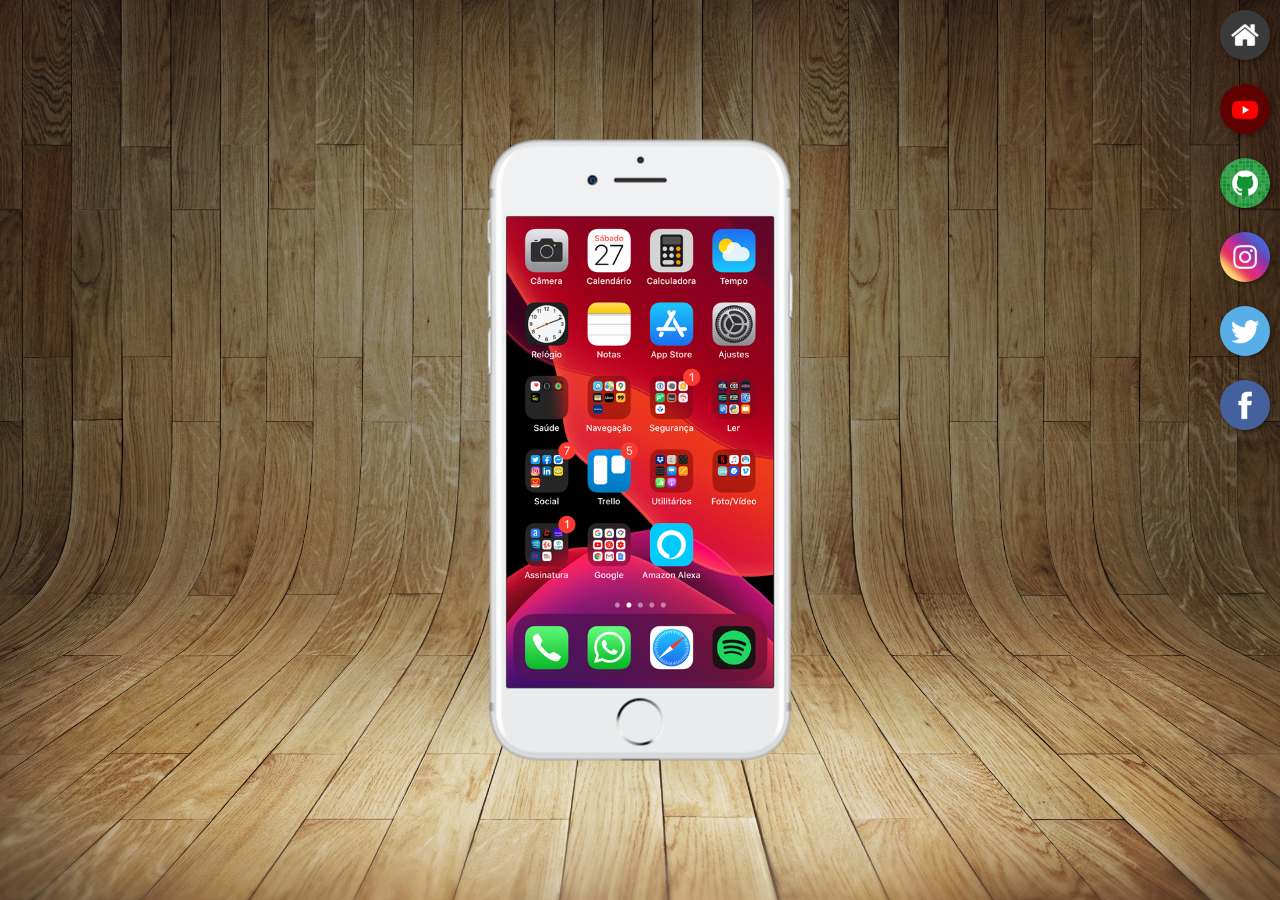
<file: index.html>
<!DOCTYPE html>
<html lang="pt-br">
<head>
    <meta charset="UTF-8">
    <meta name="viewport" content="width=device-width, initial-scale=1.0">
    <title>Projeto Redes Sociais</title>
    <link rel="stylesheet" href="estilos/style.css">
    <link rel="shortcut icon" href="Okinawa.ico" type="image/x-icon">
</head>
<body>
    <main>
        <section id="telefone">
            <iframe name="tela" id="tela" src="home.html" frameborder="0">Seu navegador não é compatível...</iframe>
        </section>
        <section id="redes-sociais">
            <a href="home.html" target="tela"><img src="imagens/logo-home.jpg" alt="Home"></a><br>
            <a href="yotube.html" target="tela"><img src="imagens/logo-youtube.jpg" alt="Youtube"></a><br>
            <a href="github.html" target="tela"><img src="imagens/logo-github.jpg" alt="GitHub"></a><br>
            <a href="instagram.html" target="tela"><img src="imagens/logo-instagram.jpg" alt="Instagram"></a><br>
            <a href="X.html" target="tela"><img src="imagens/logo-twitter.jpg" alt="X"></a><br>
            <a href="facebook.html" target="tela"><img src="imagens/logo-facebook.jpg" alt="Facebook"></a>
        </section>
    </main>
</body>
</html>
</file>
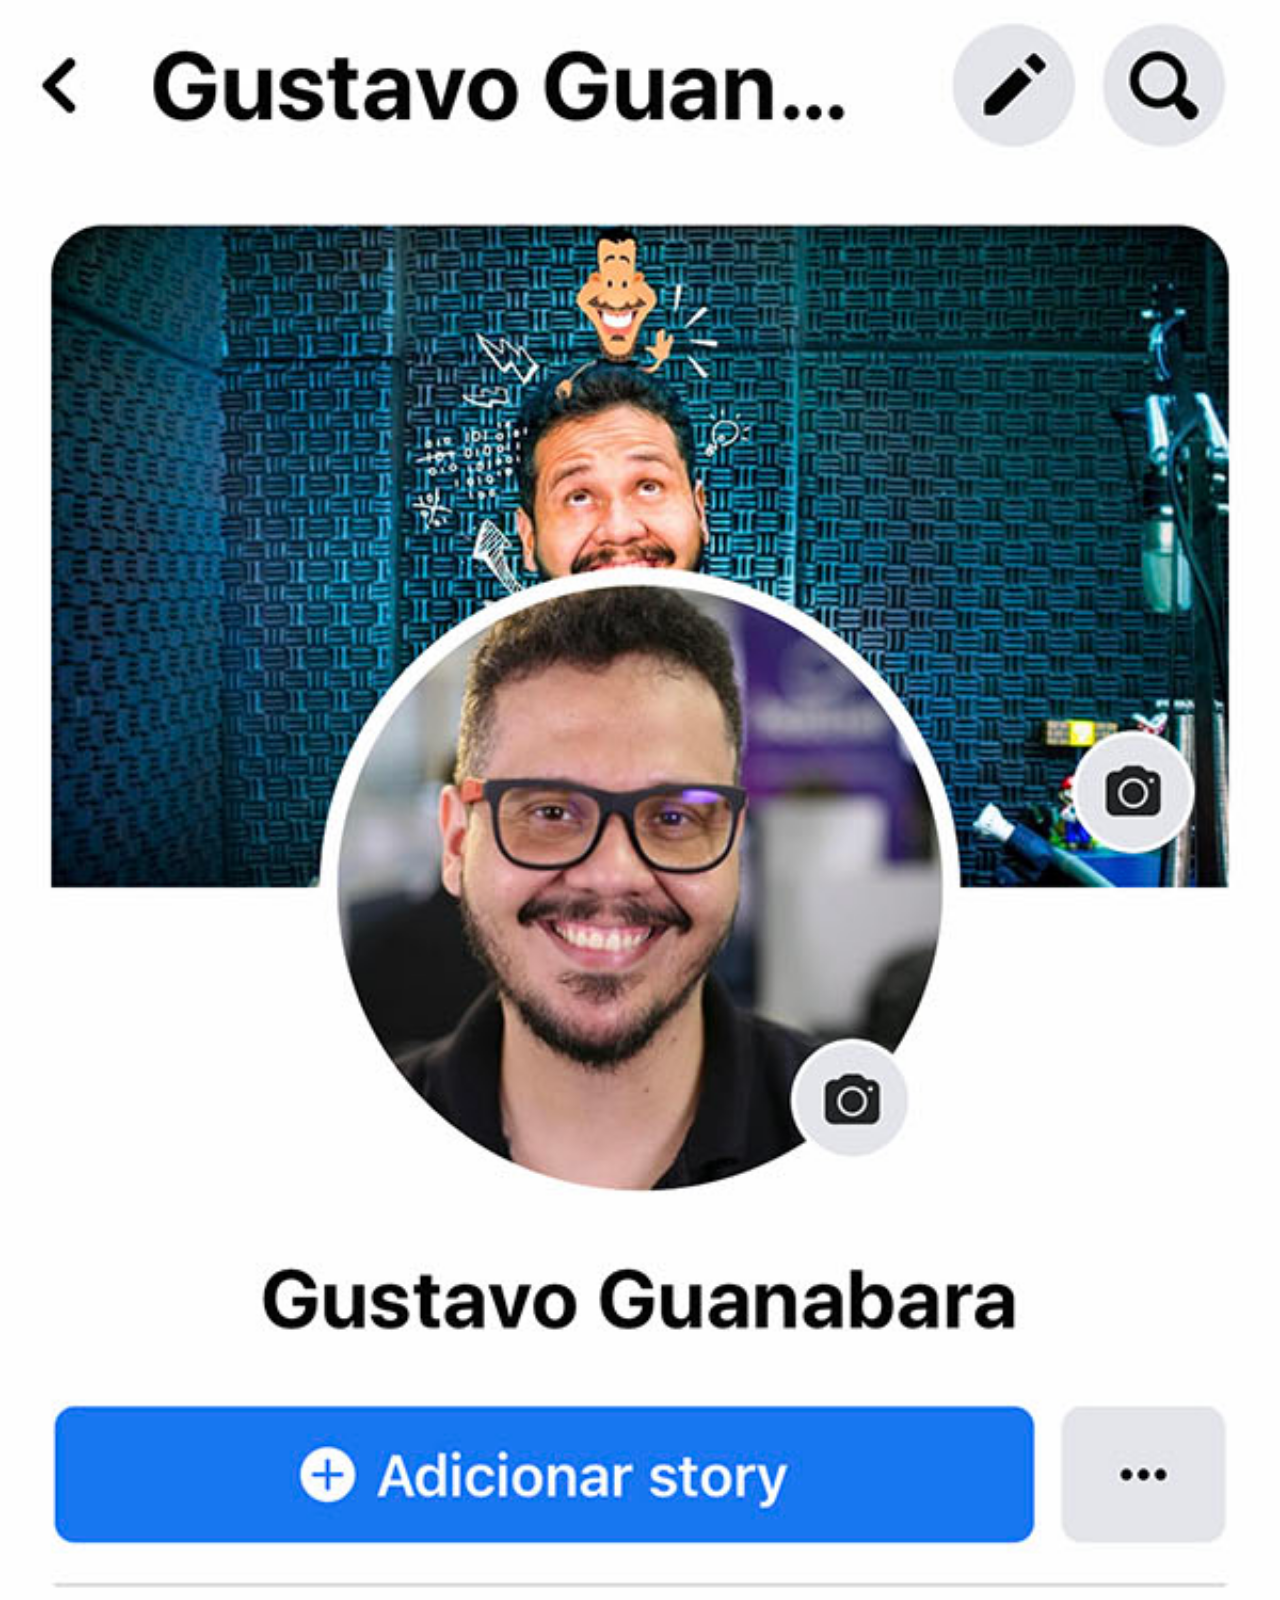
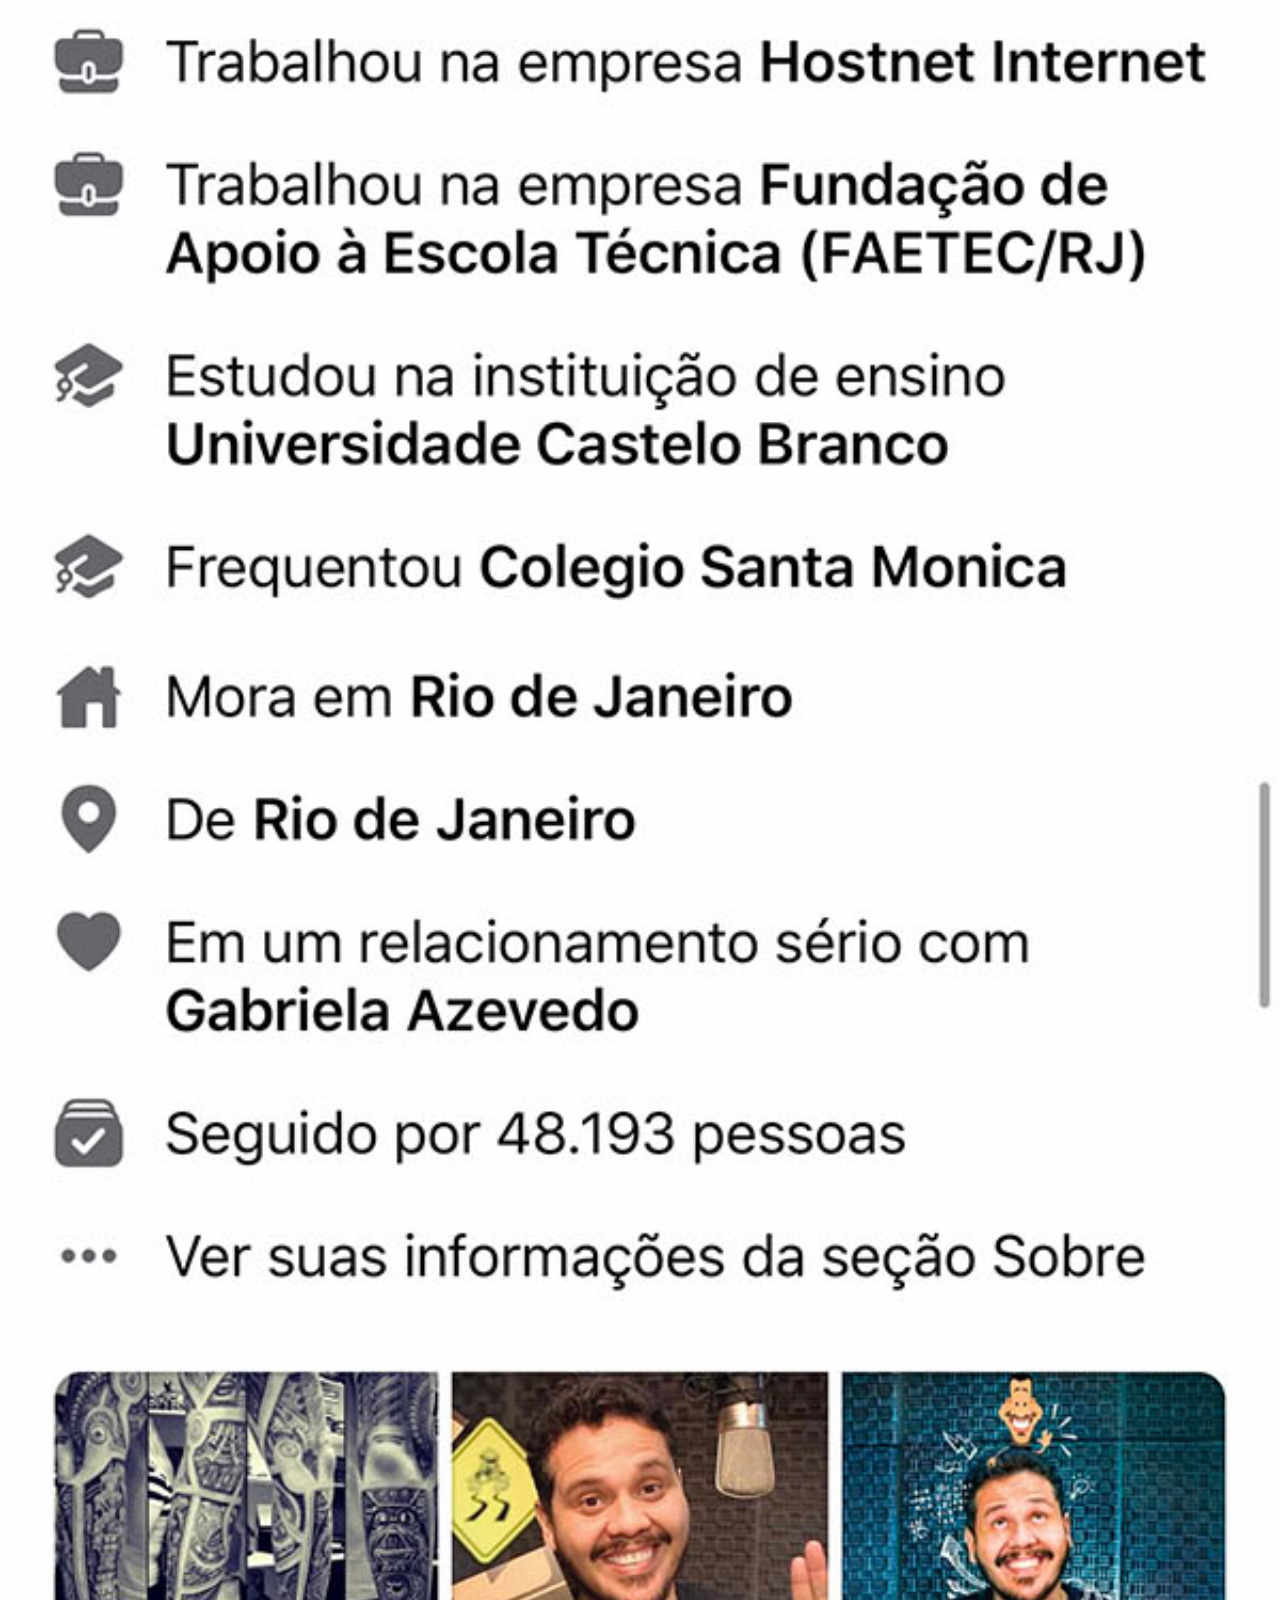
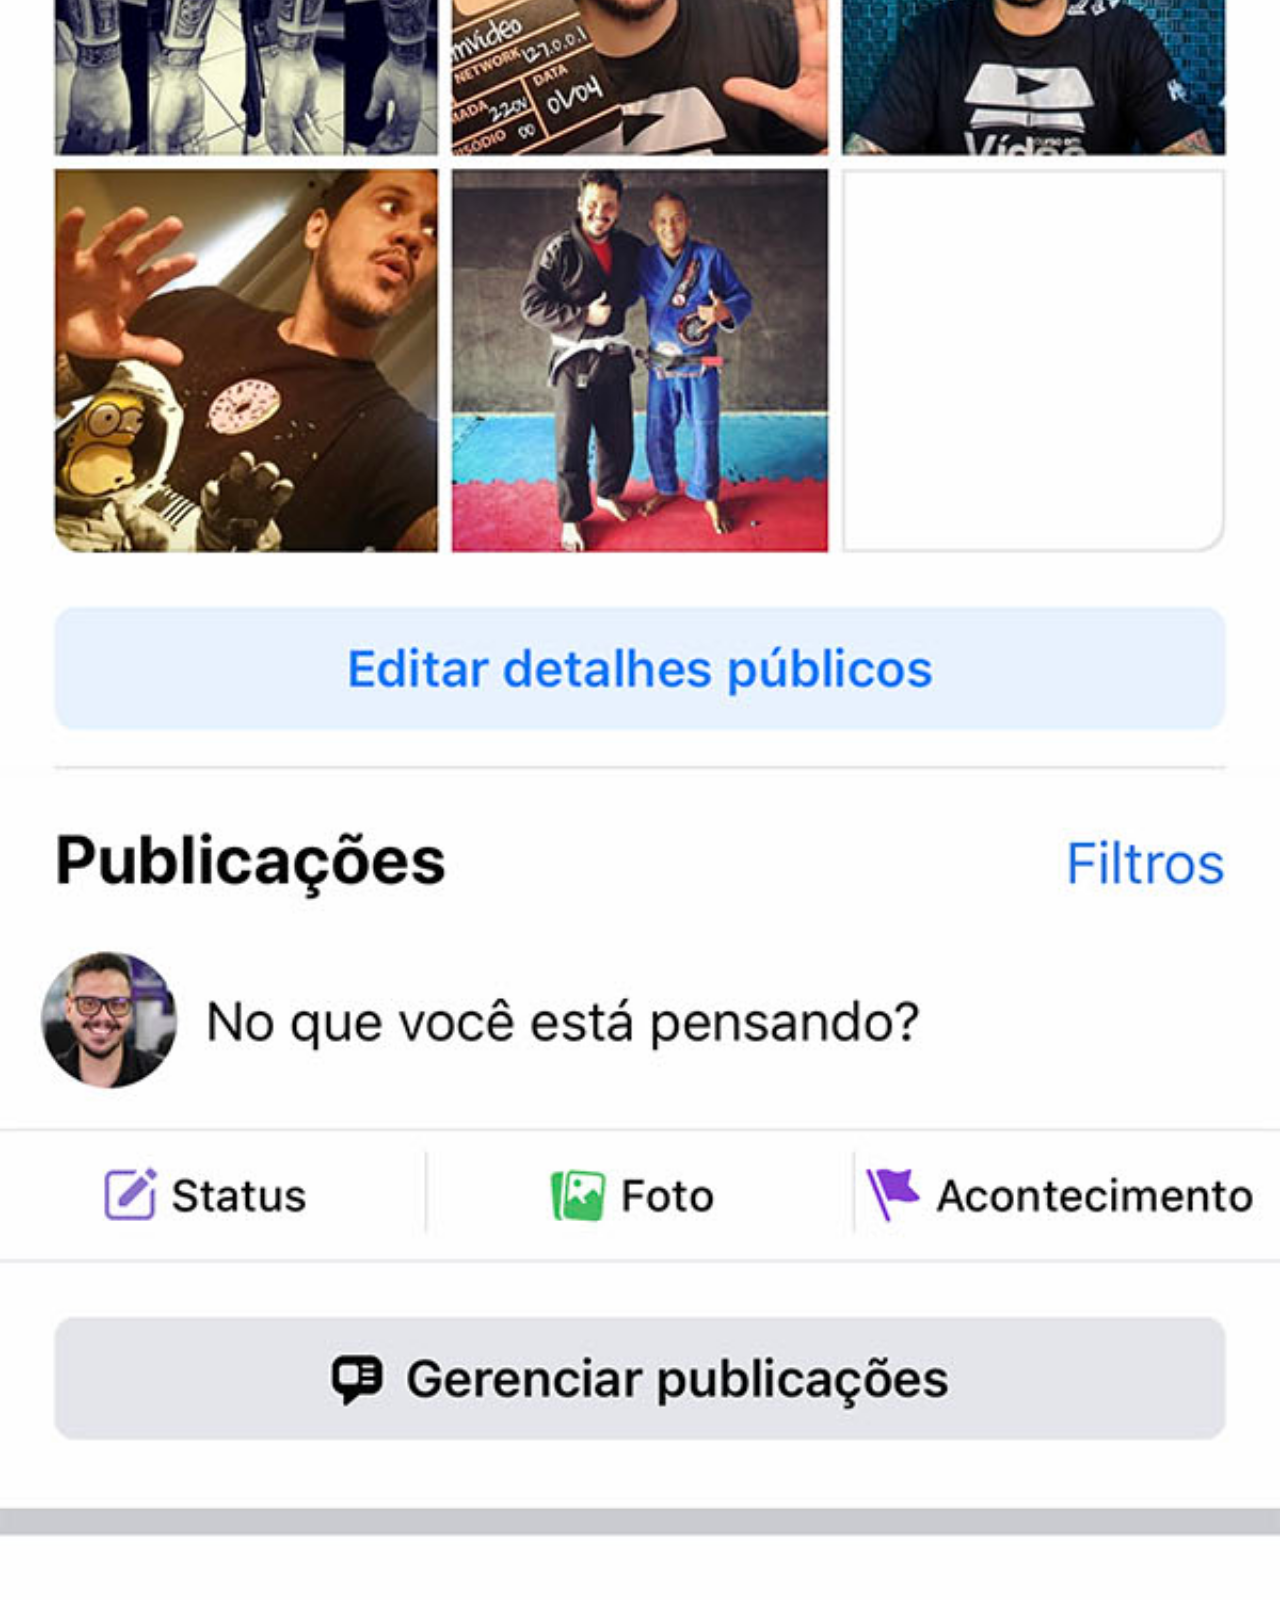
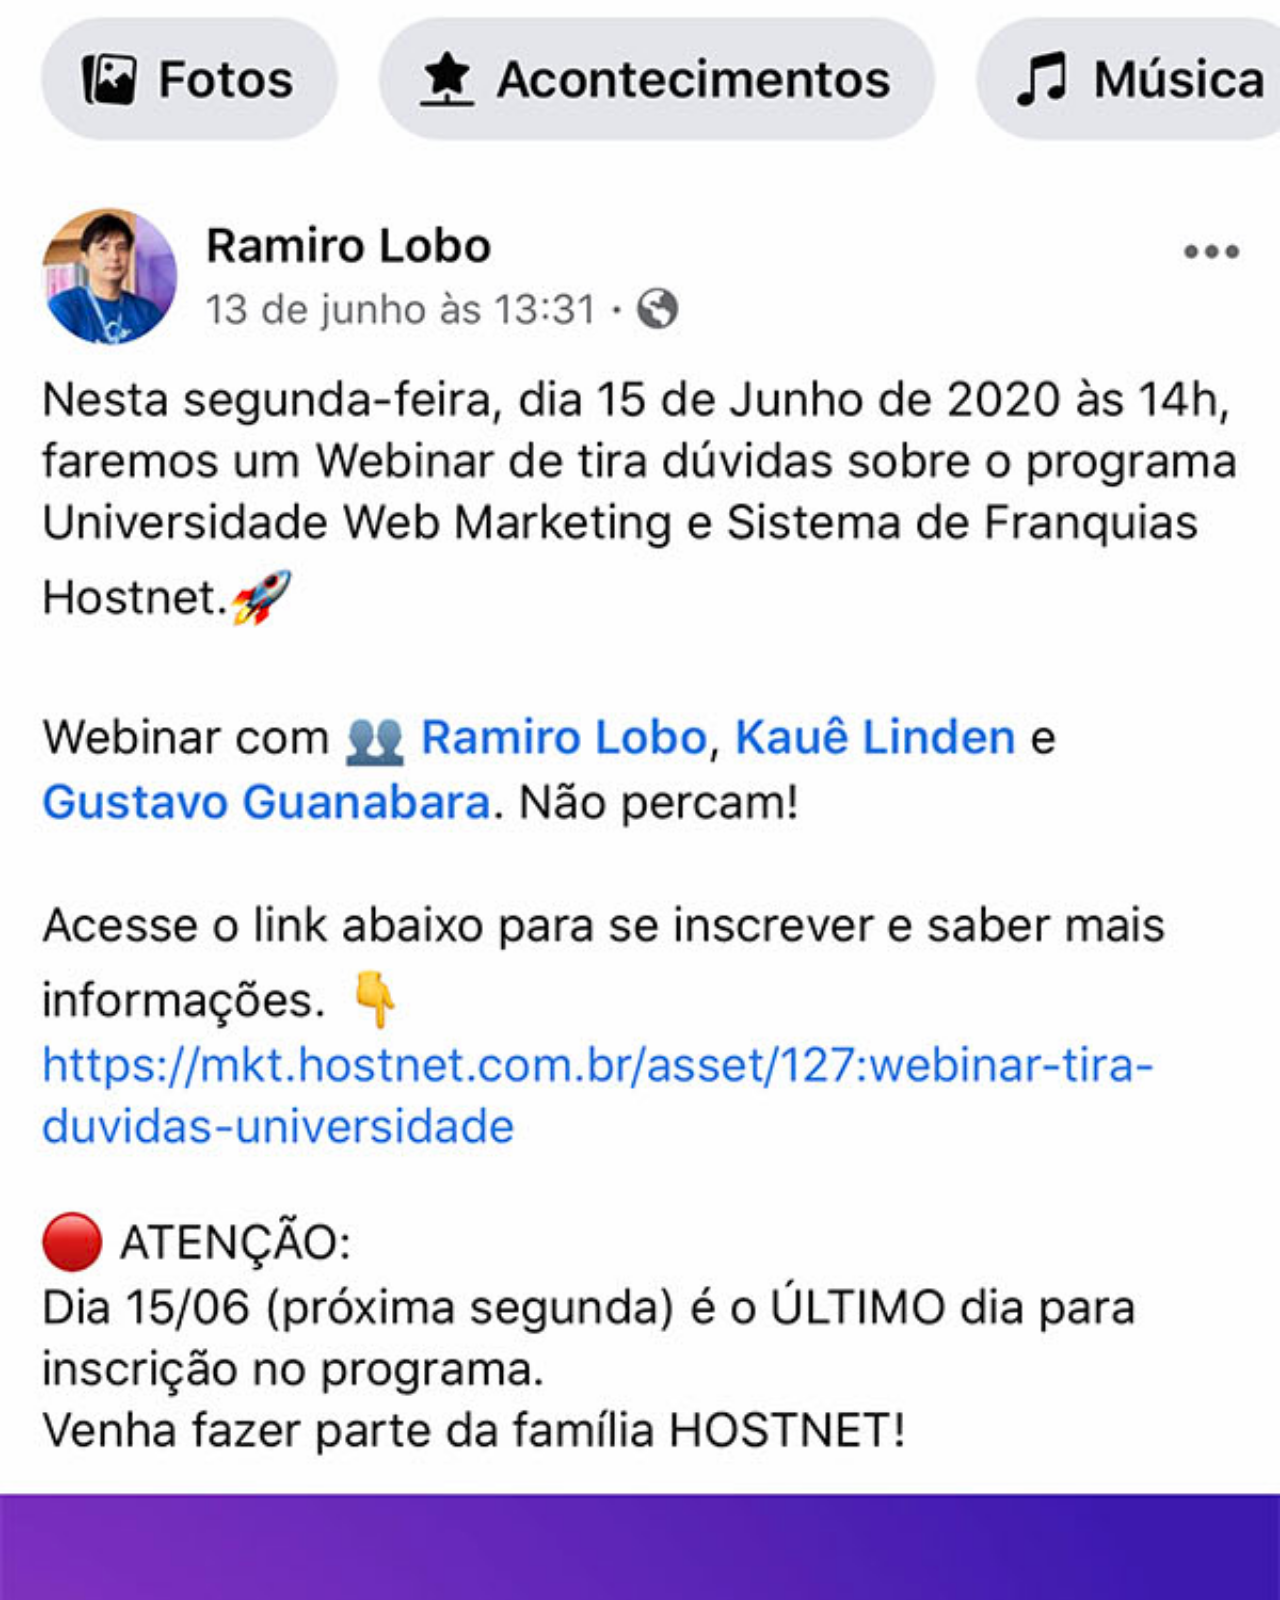
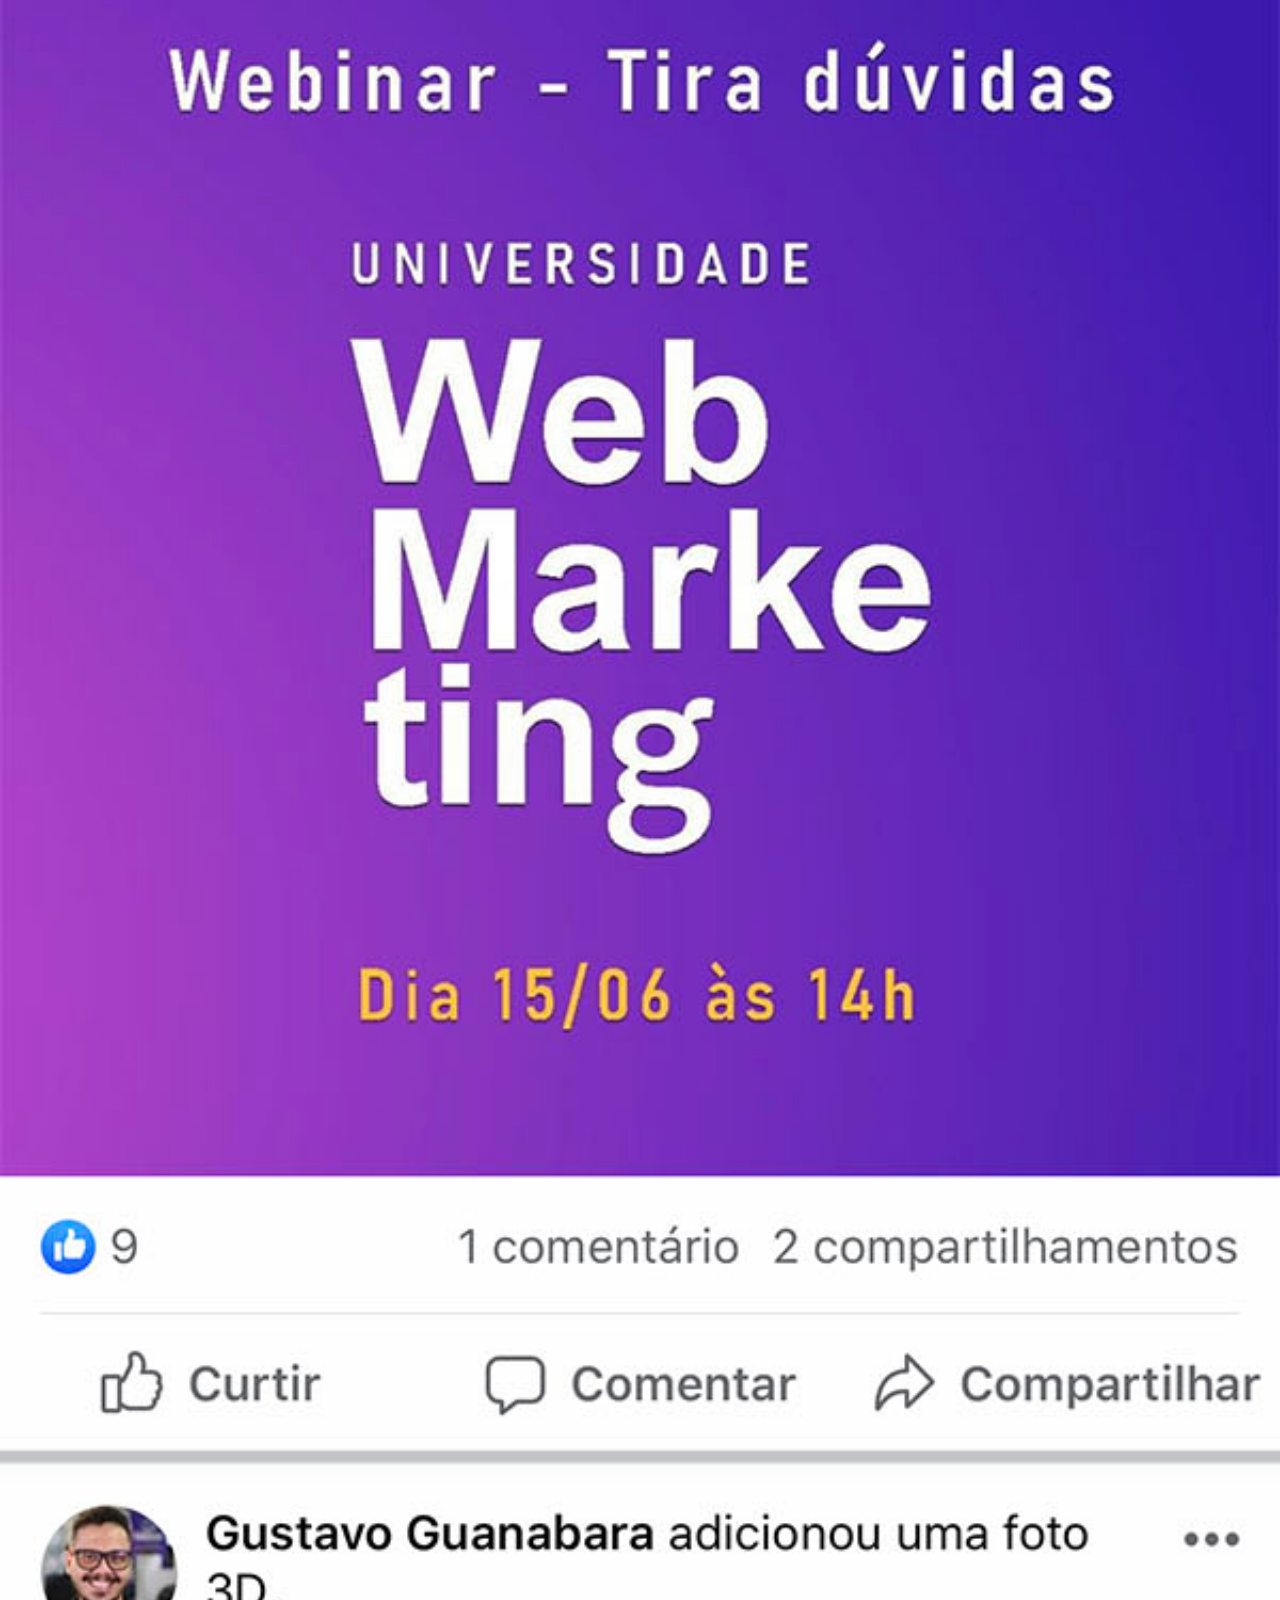
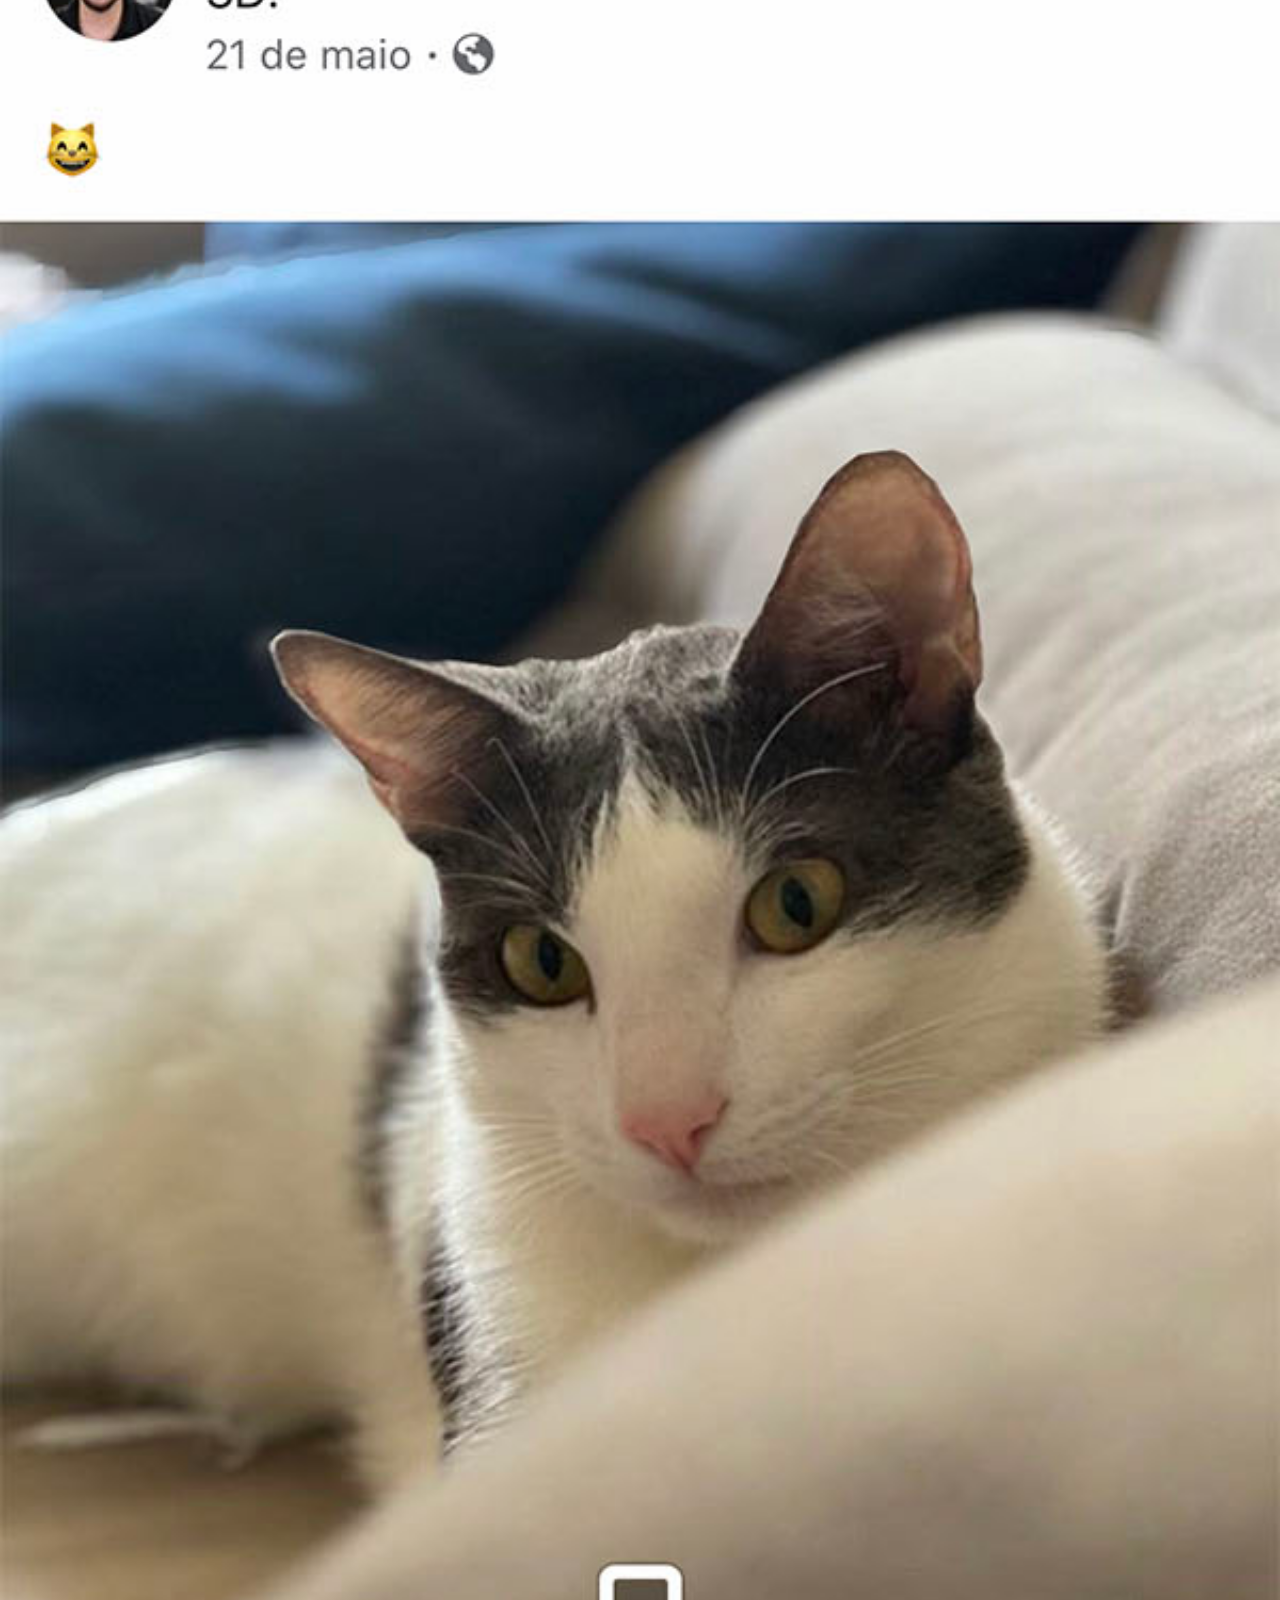
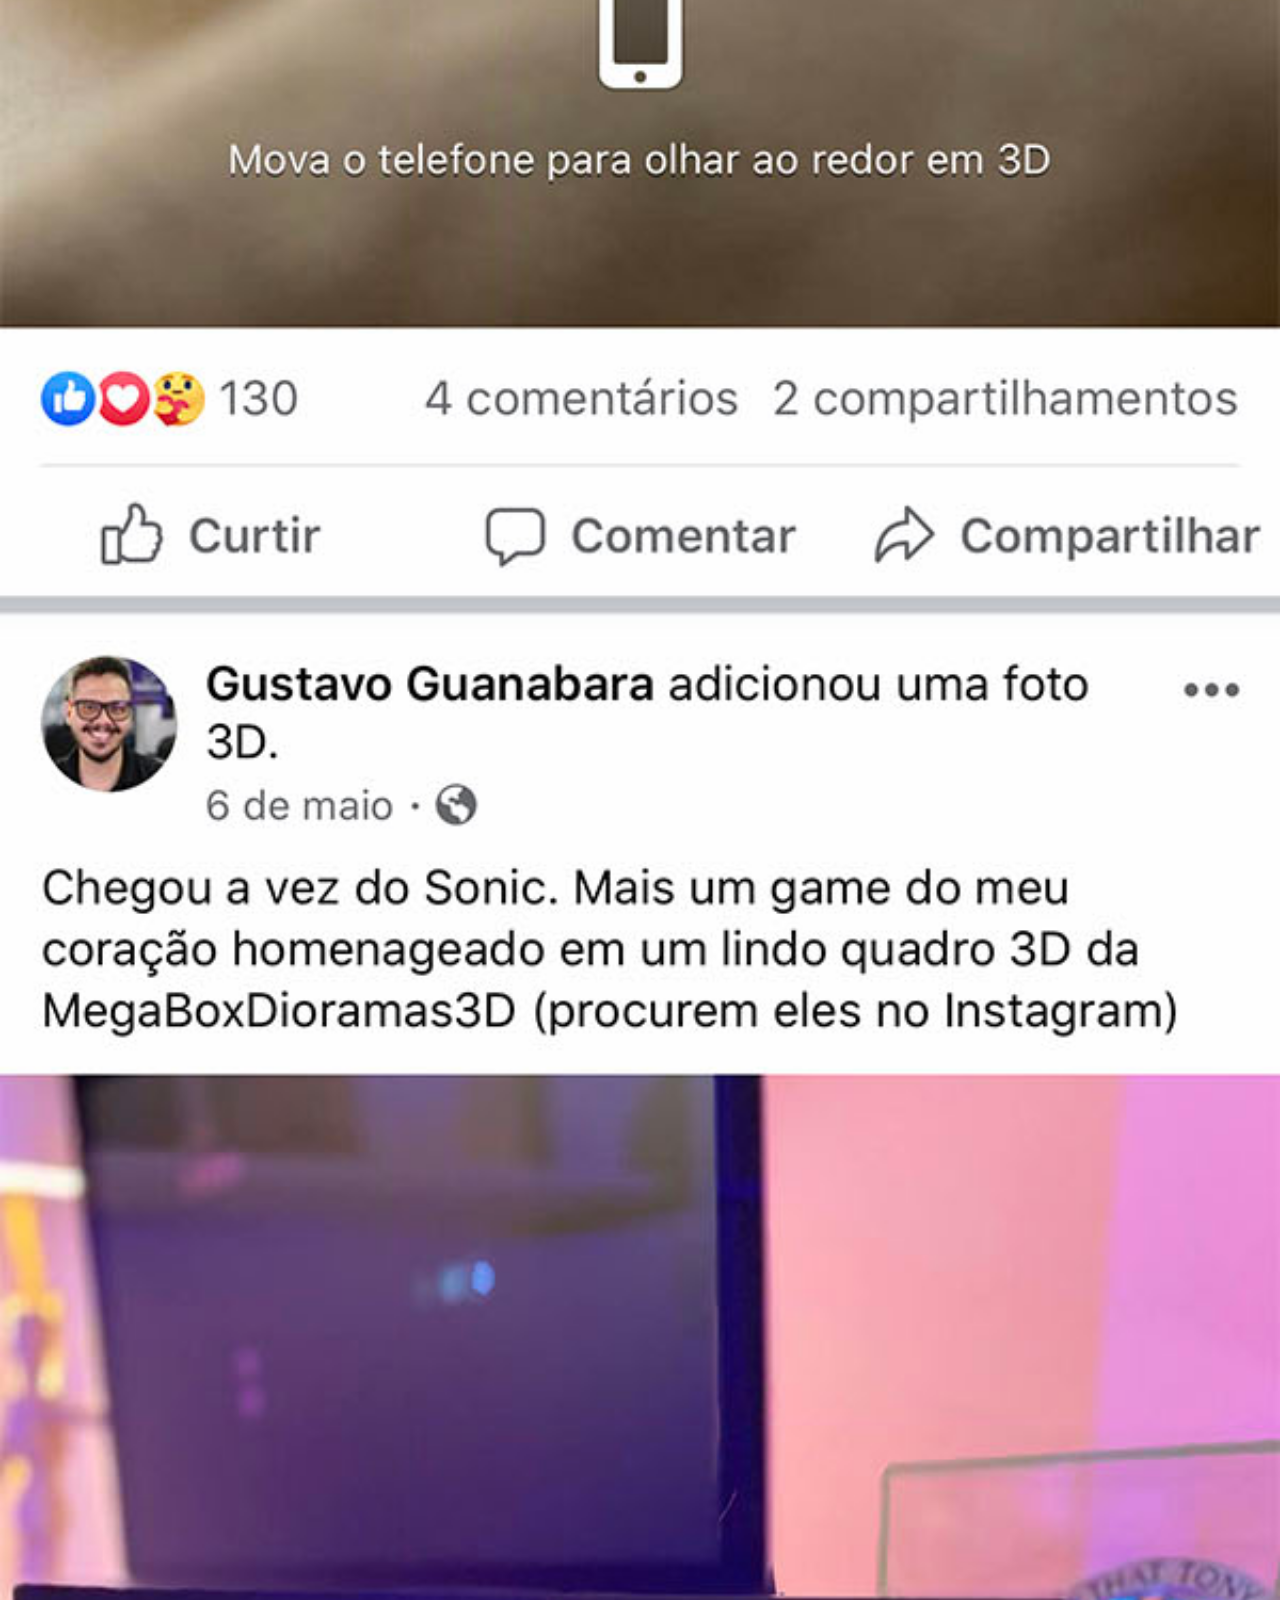
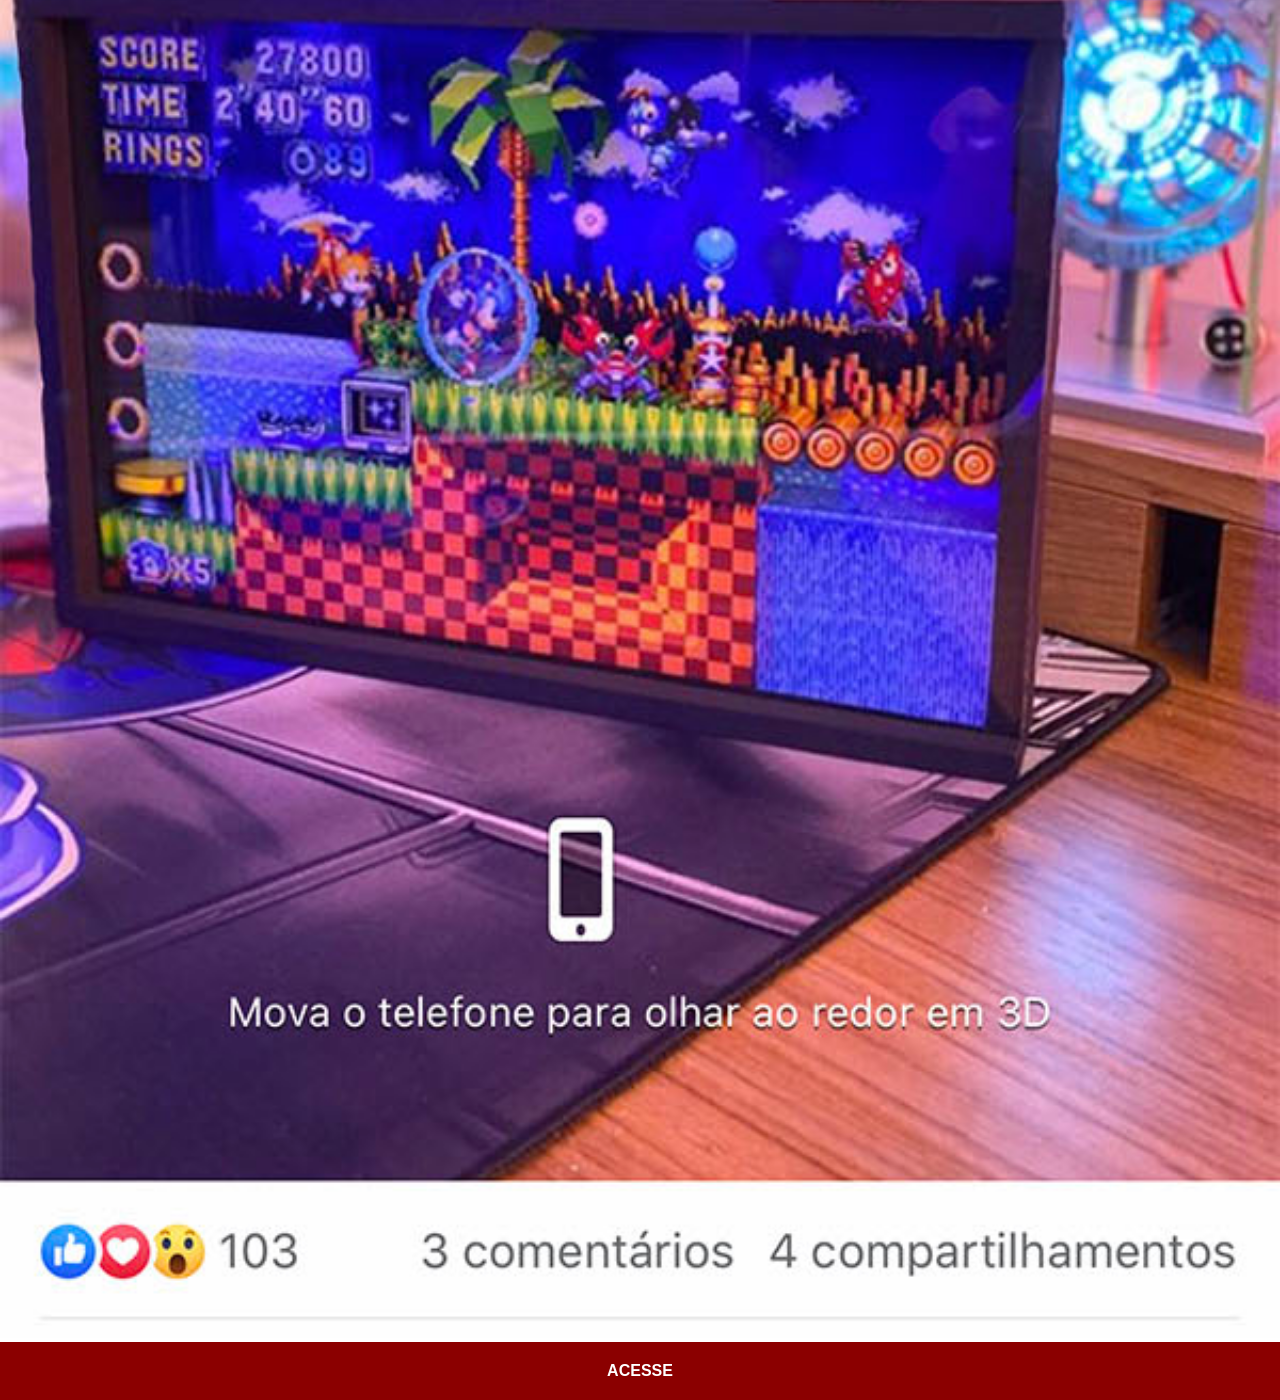
<file: facebook.html>
<!DOCTYPE html>
<html lang="pt-br">
<head>
    <meta charset="UTF-8">
    <meta name="viewport" content="width=device-width, initial-scale=1.0">
    <title>Facebook</title>
    <link rel="stylesheet" href="estilos/social.css">
</head>
<body>
    <img src="imagens/tela-facebook.jpg" alt="Facebook">
    <a href="https://www.facebook.com/gustavoguanabara/?locale=pt_BR" target="_blank">ACESSE</a>
</body>
</html>
</file>
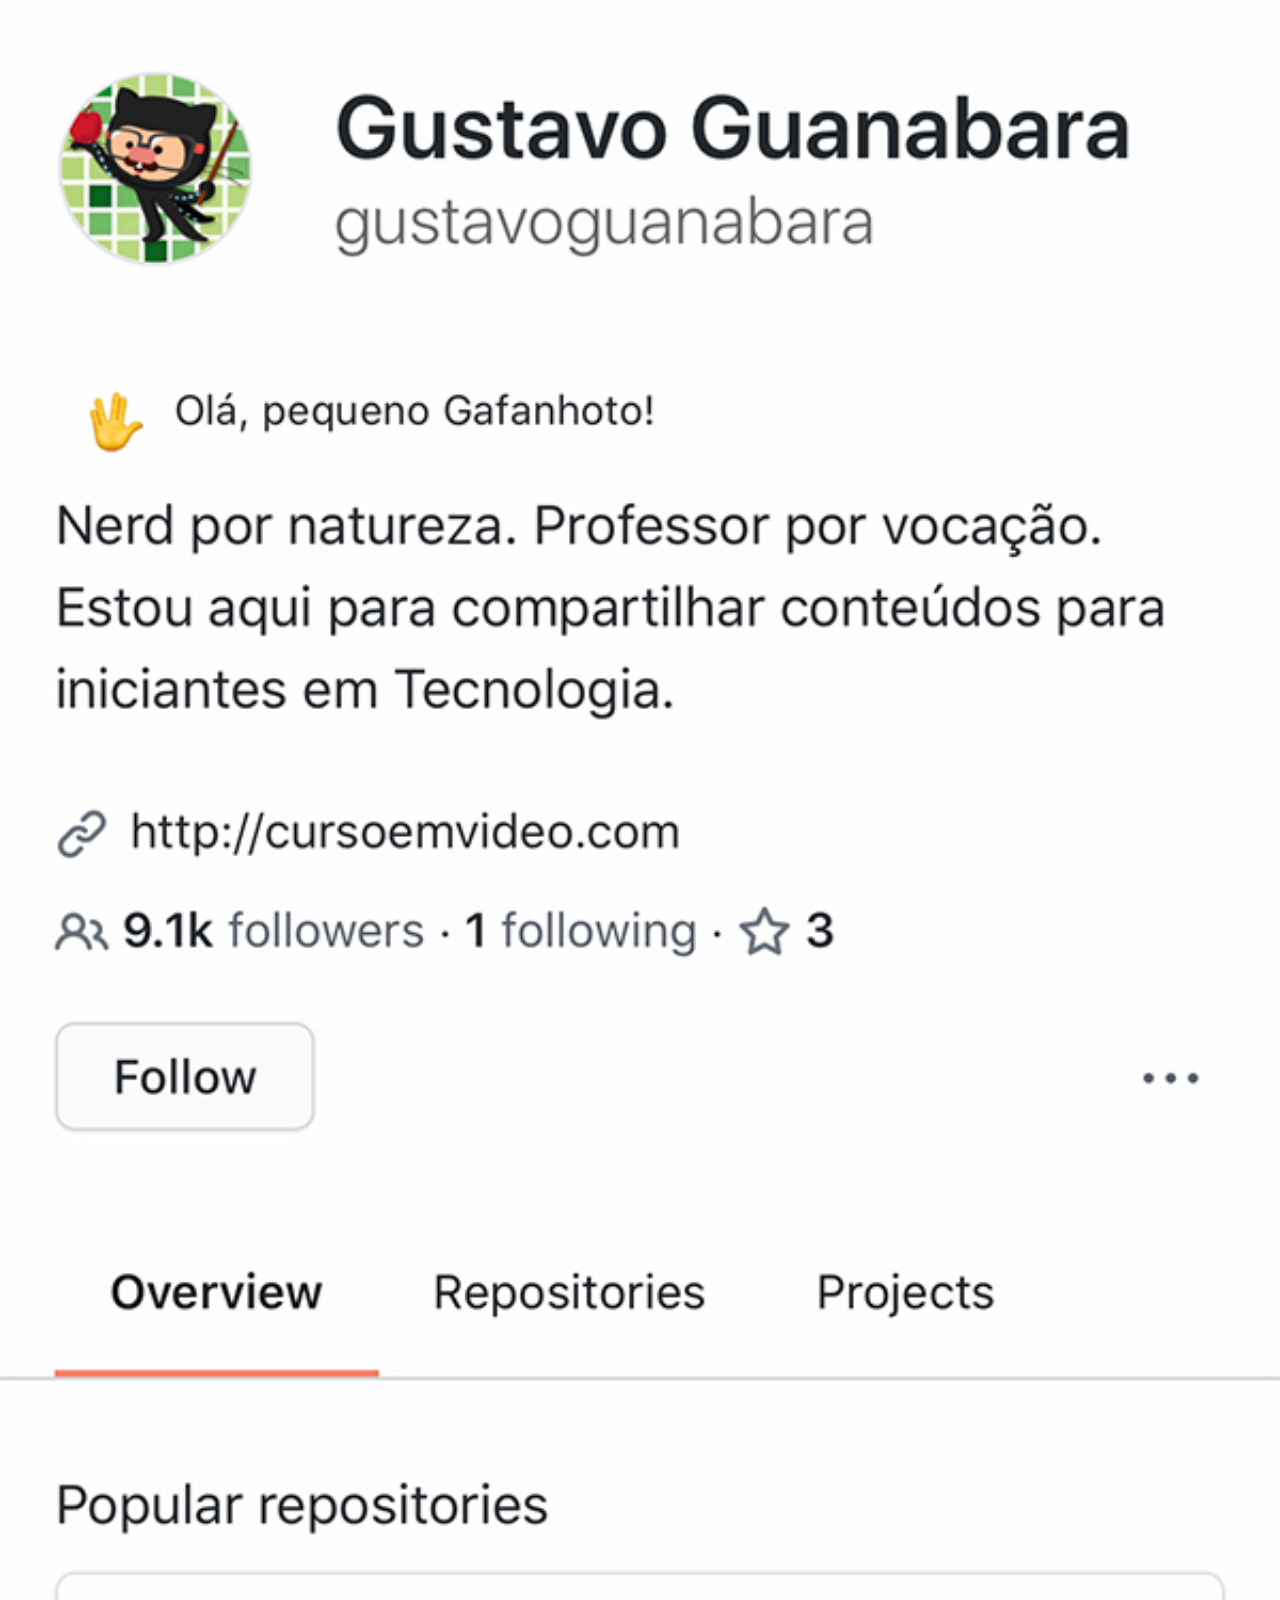
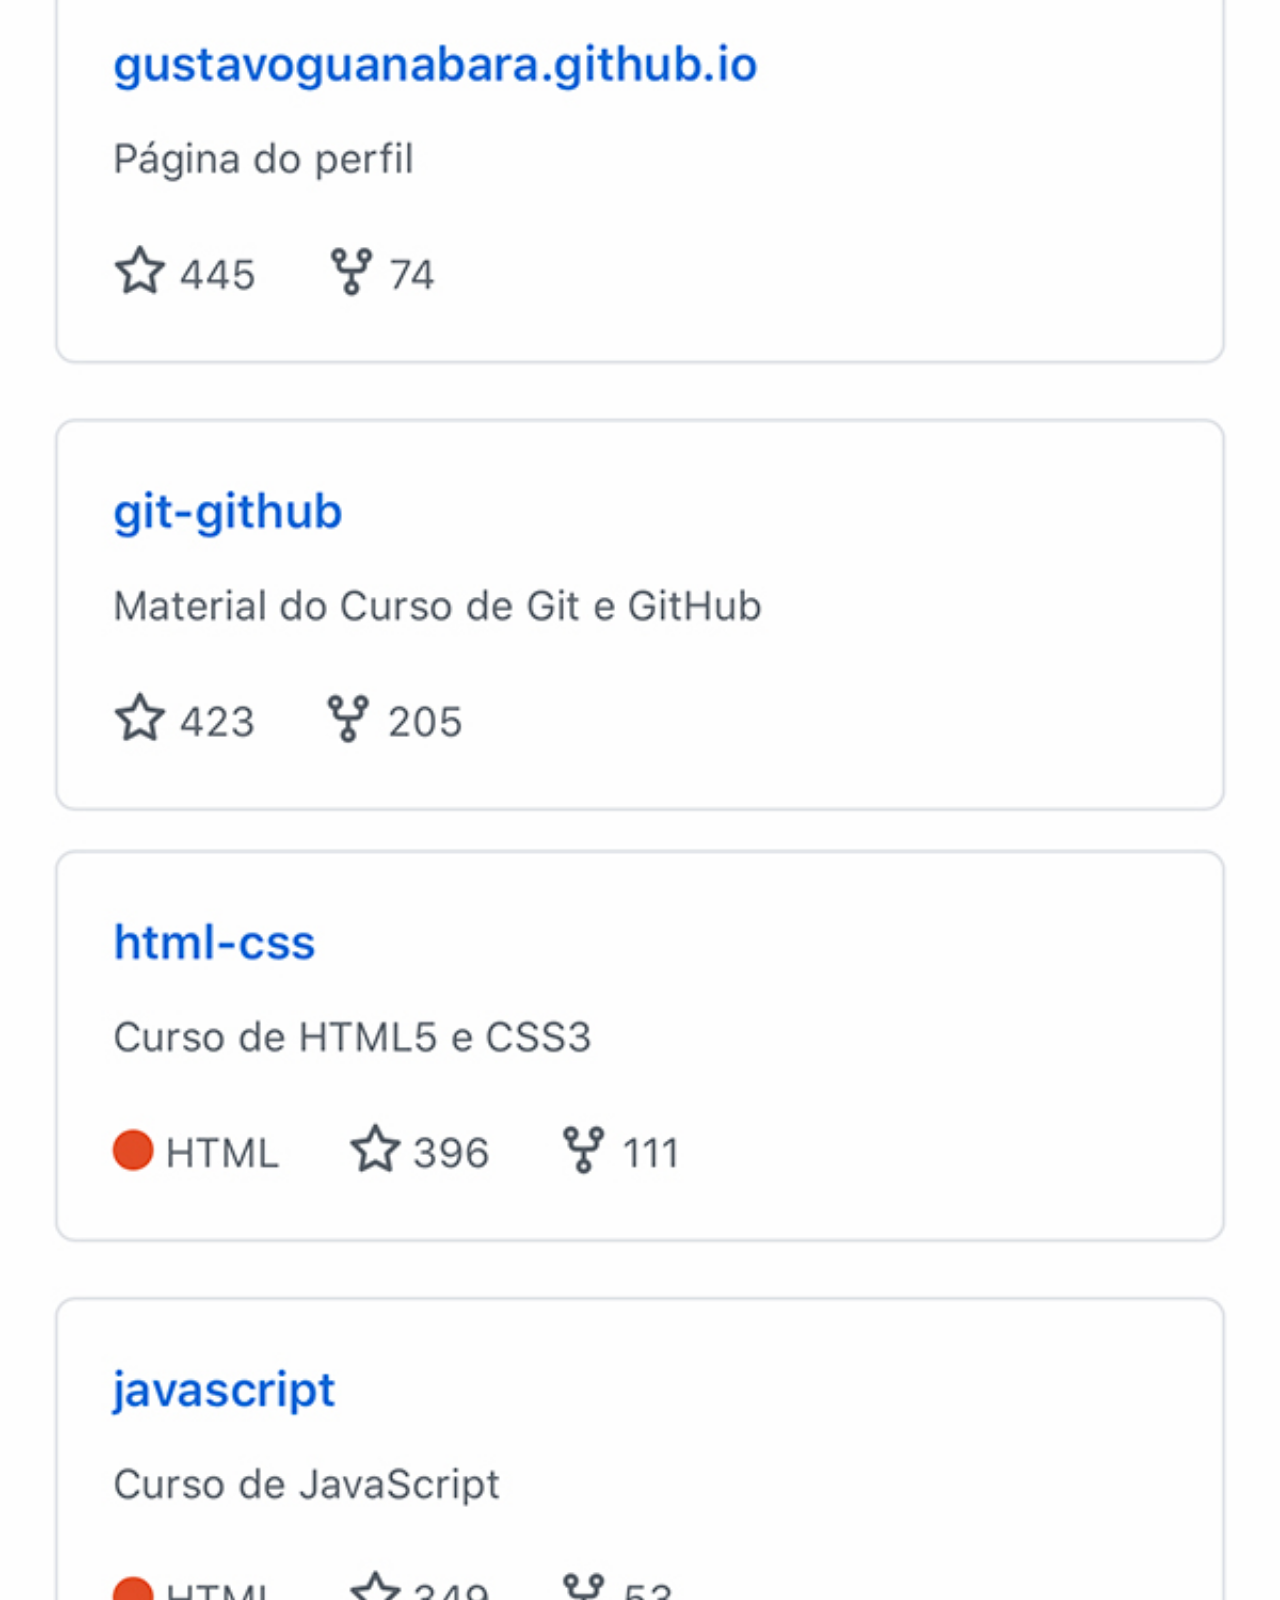
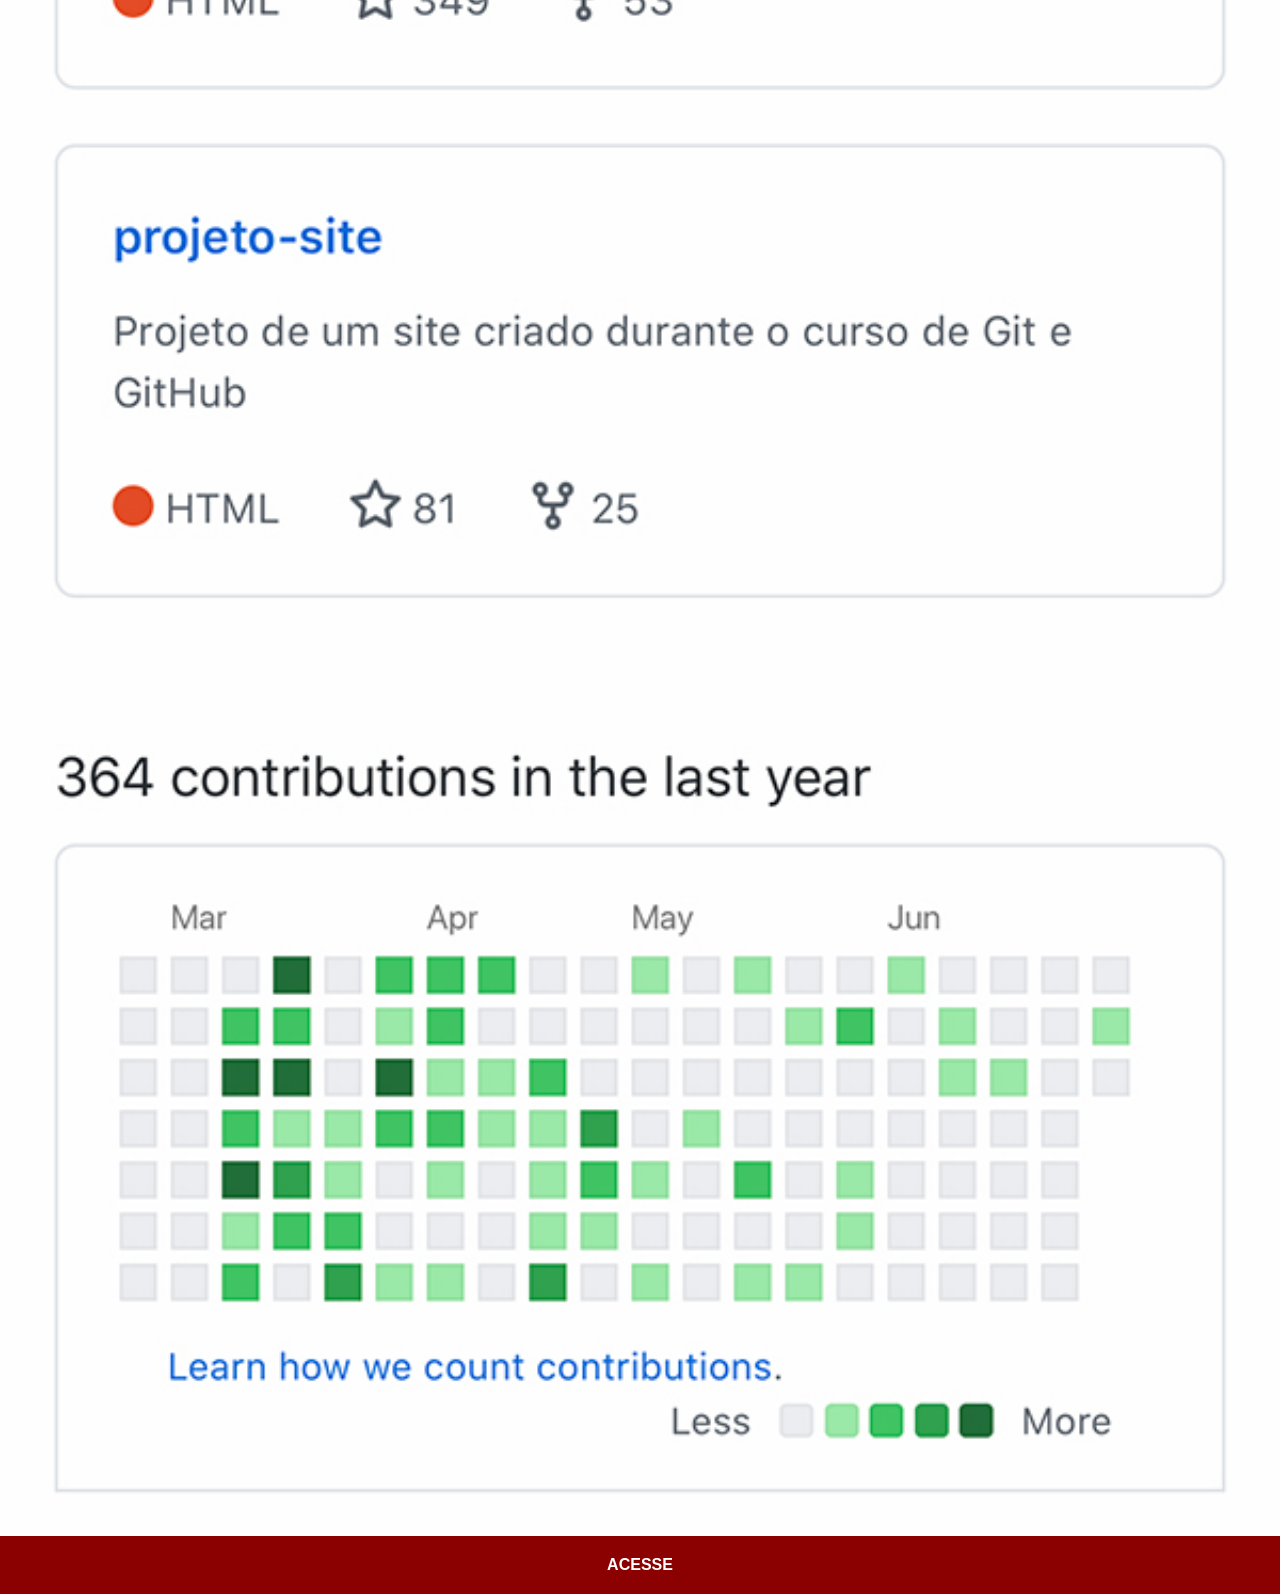
<file: github.html>
<!DOCTYPE html>
<html lang="pt-br">
<head>
    <meta charset="UTF-8">
    <meta name="viewport" content="width=device-width, initial-scale=1.0">
    <title>GitHub</title>
    <link rel="stylesheet" href="estilos/social.css">
</head>
<body>
    <img src="imagens/tela-github.jpg" alt="GitHub">
    <a href="https://github.com/gustavoguanabara/" target="_blank">ACESSE</a>
</body>
</html>
</file>
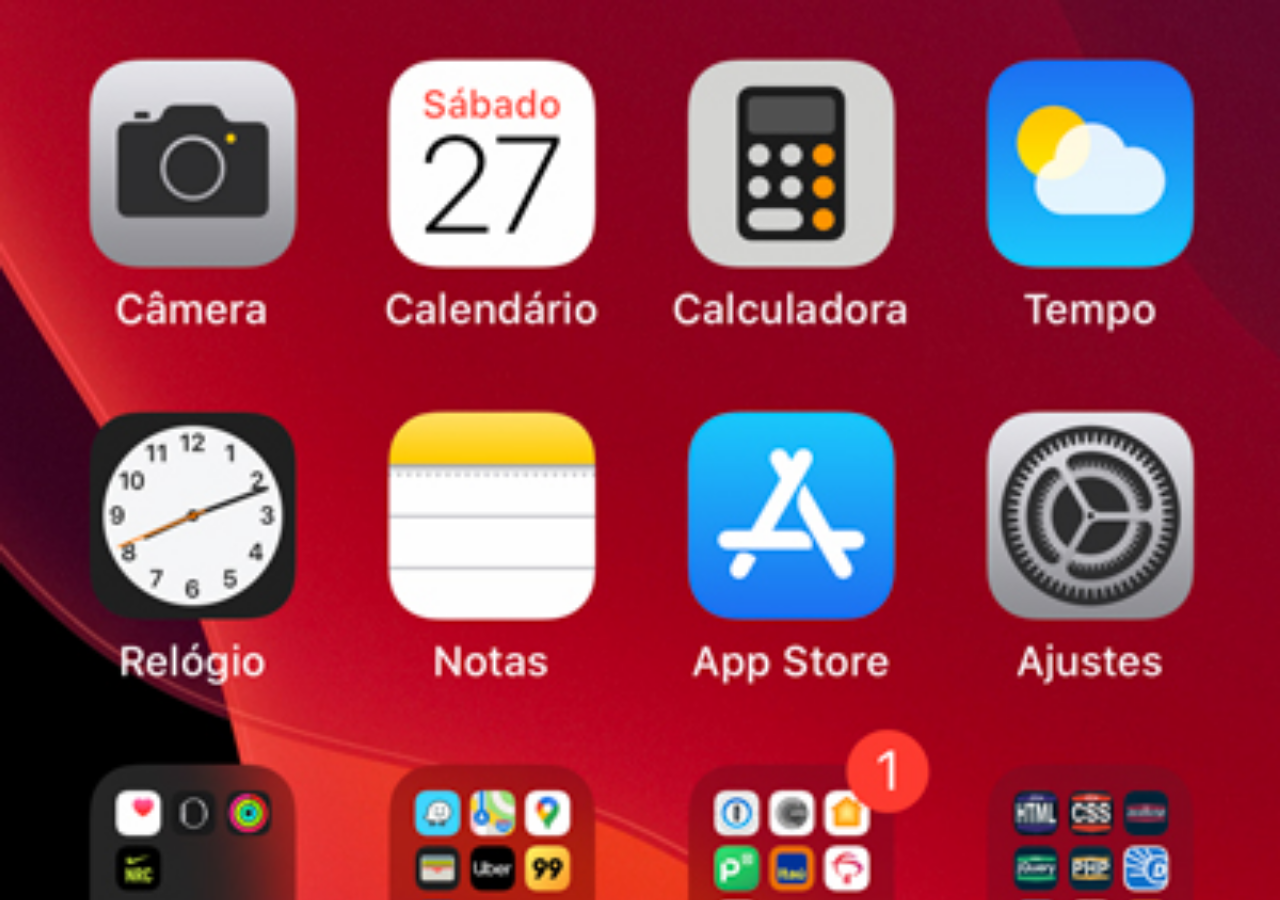
<file: home.html>
<!DOCTYPE html>
<html lang="en">
<head>
    <meta charset="UTF-8">
    <meta name="viewport" content="width=device-width, initial-scale=1.0">
    <title>Home</title>
</head>
    <style>
        *{
            margin: 0;
            padding: 0;
        }

        body{
            width: 100vw;
            height: 100vh;
            background: black url('imagens/tela-home.jpg') no-repeat top center;
            background-size: cover;
        }
    </style>
<body>
    
</body>
</html>
</file>
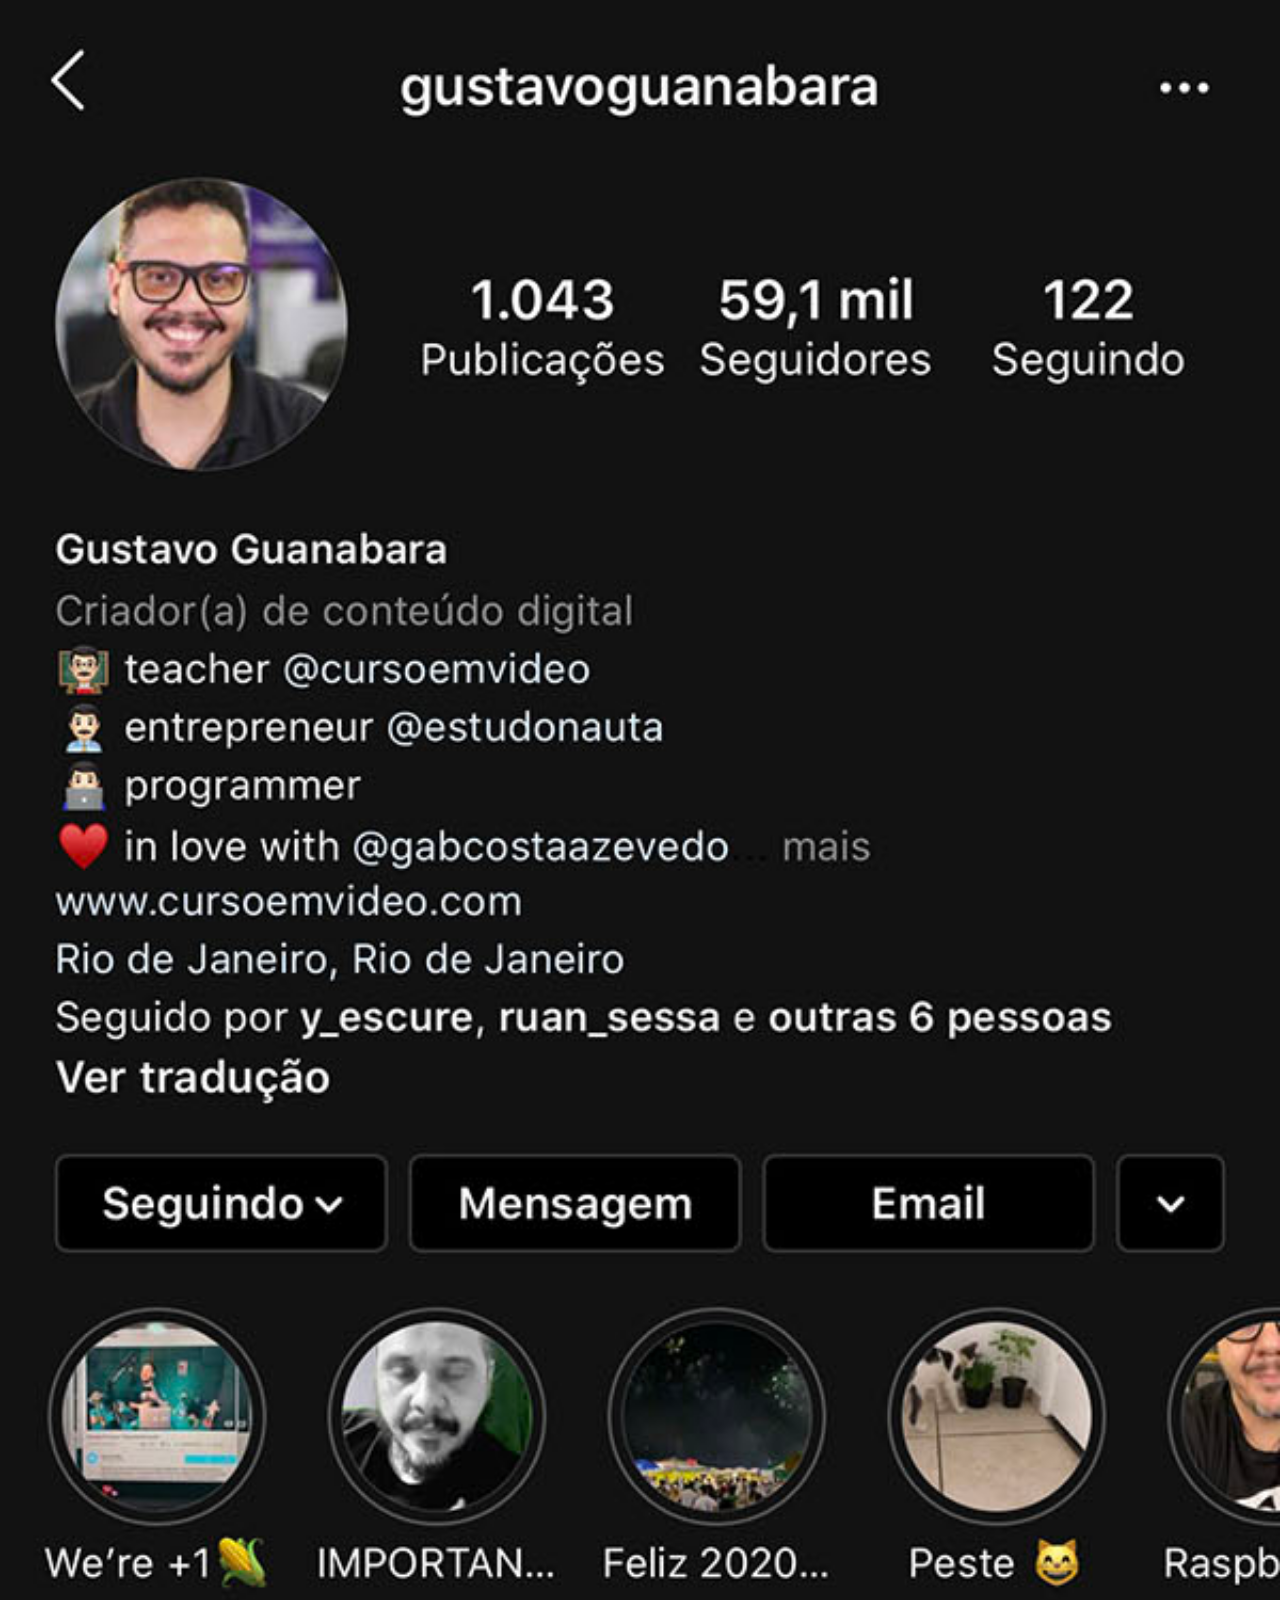
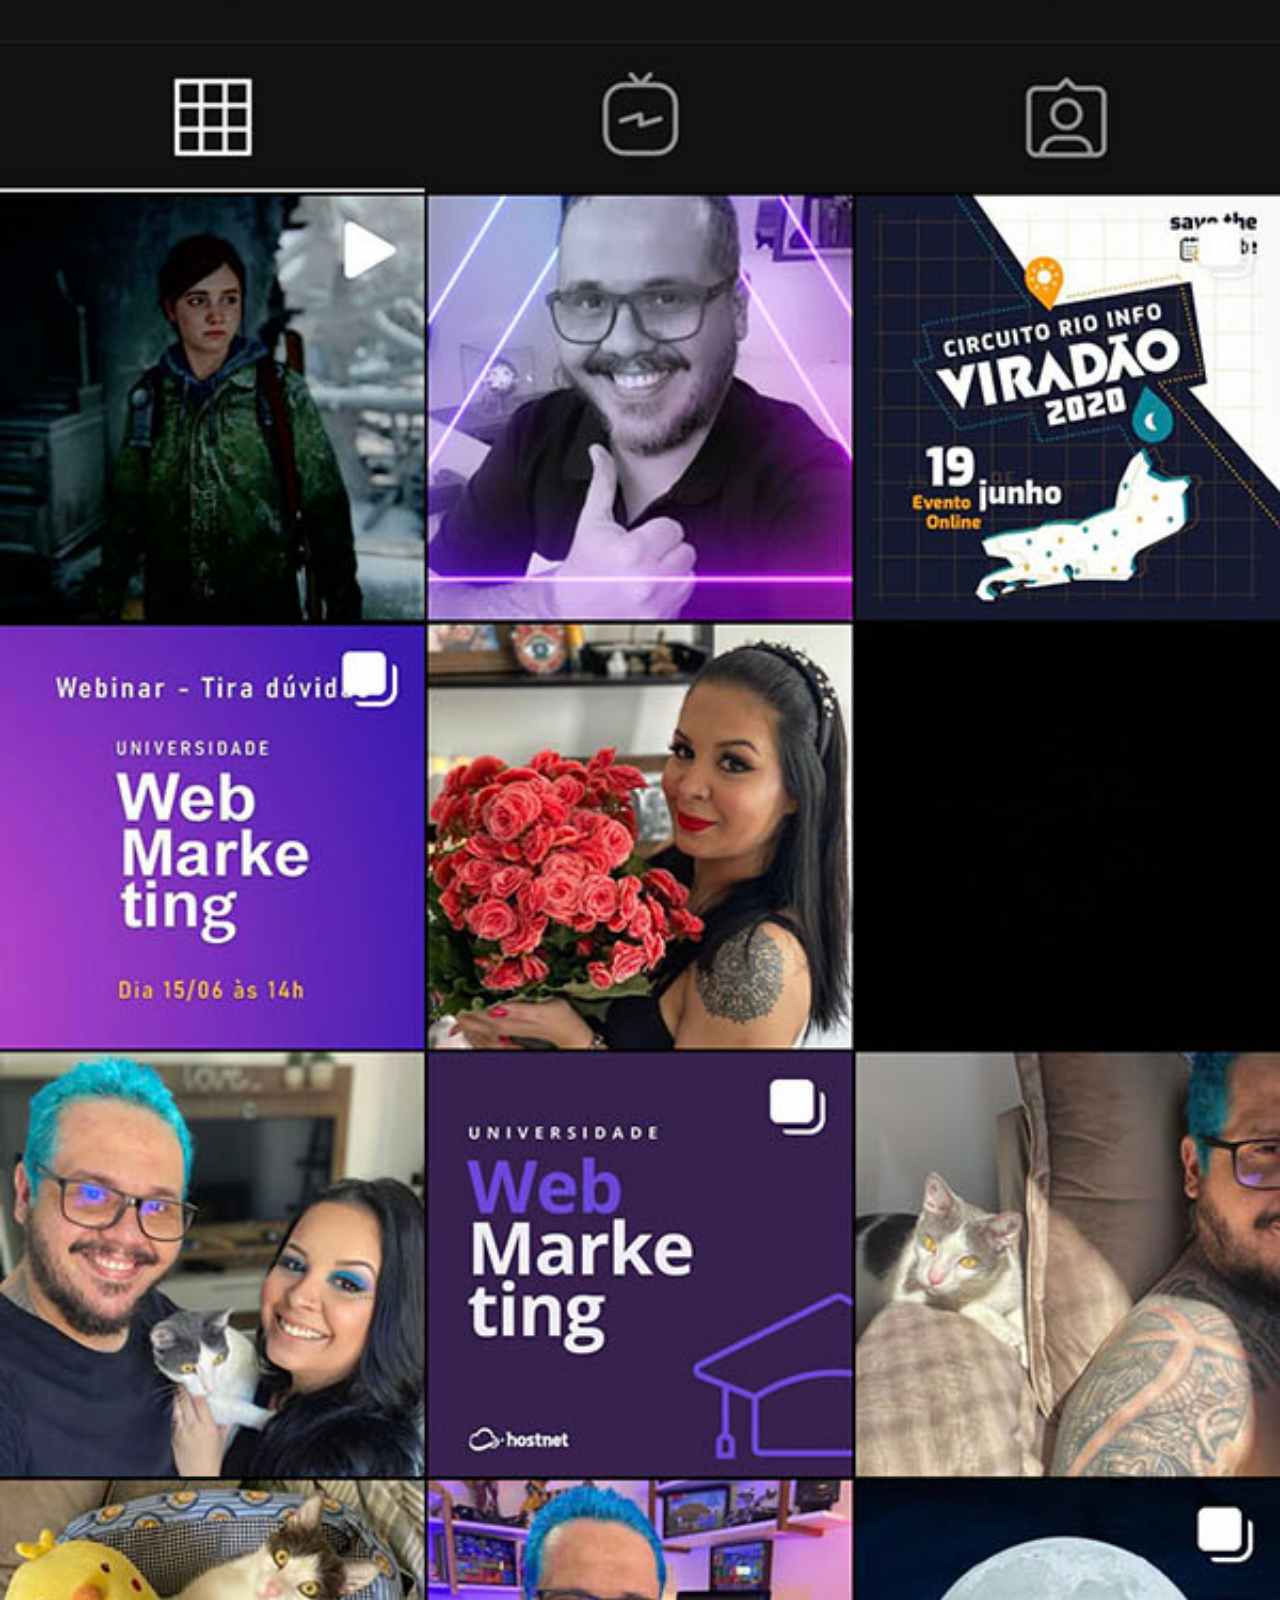
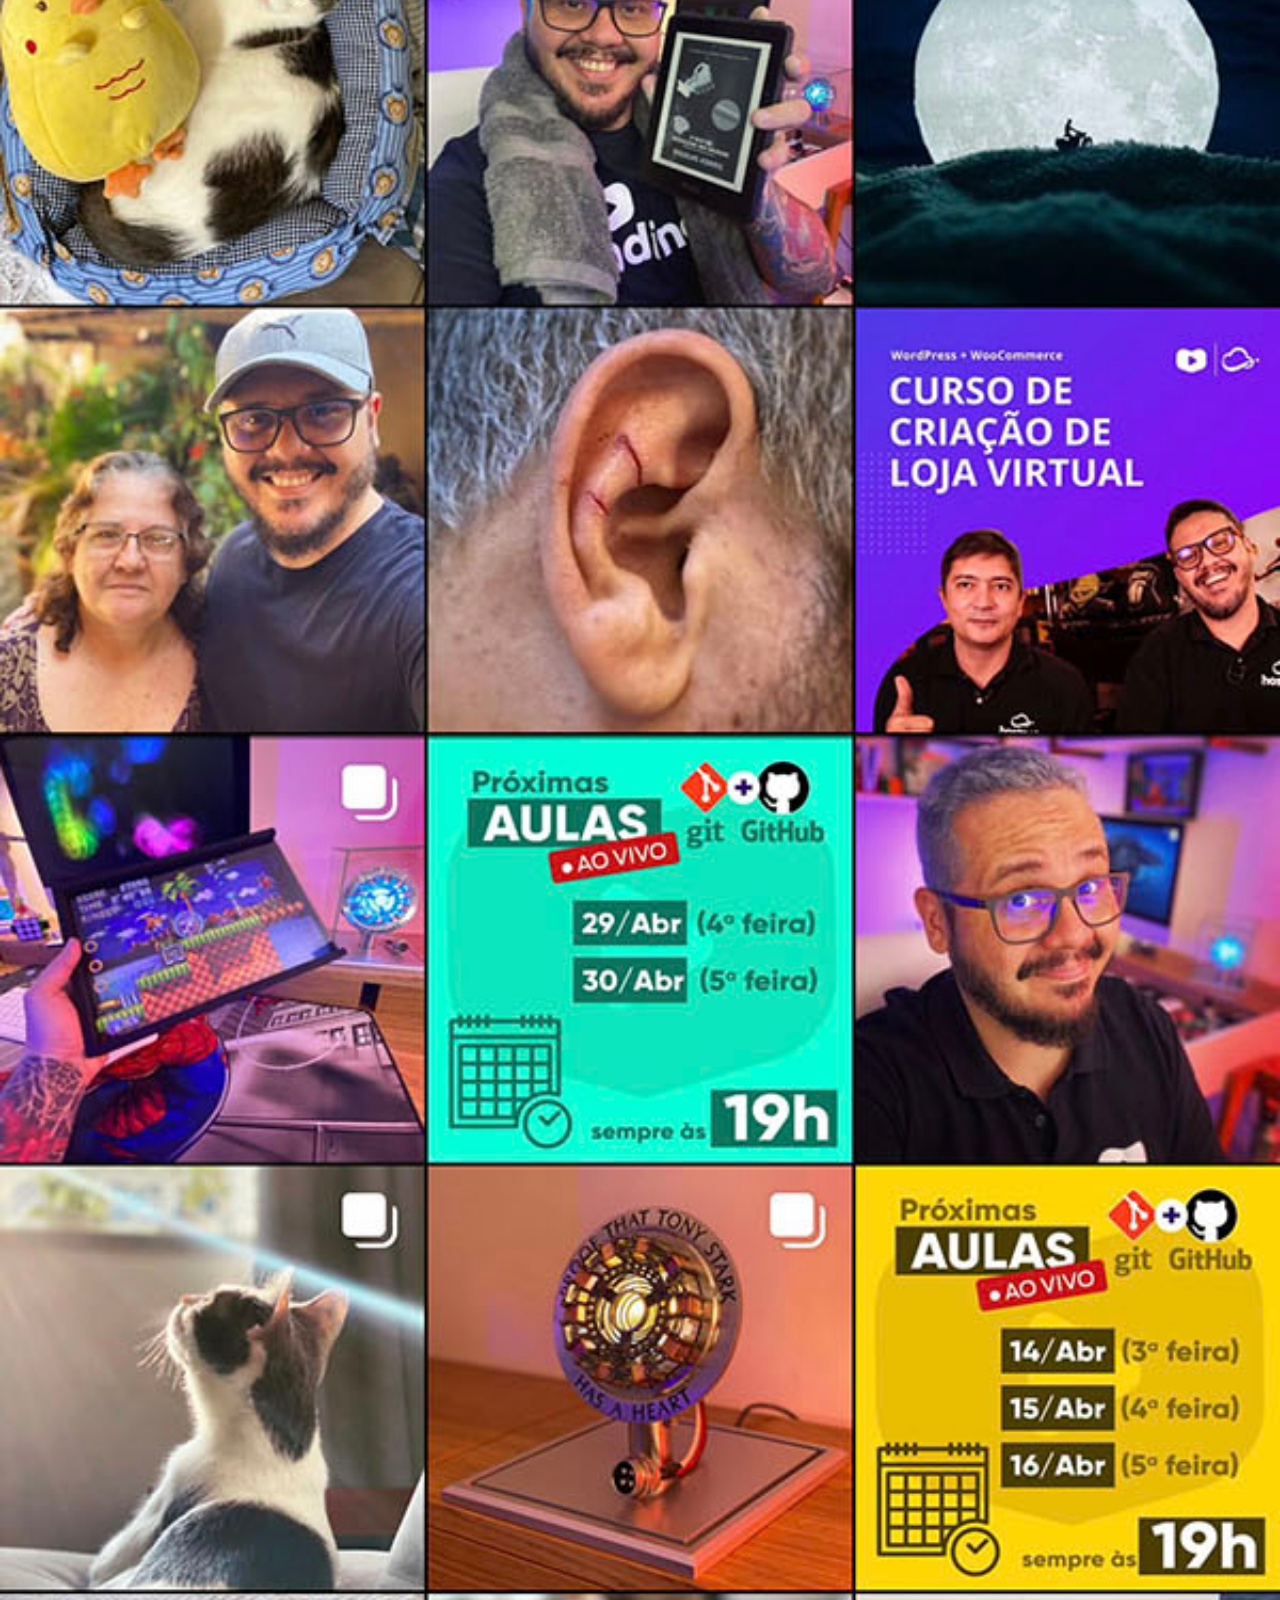
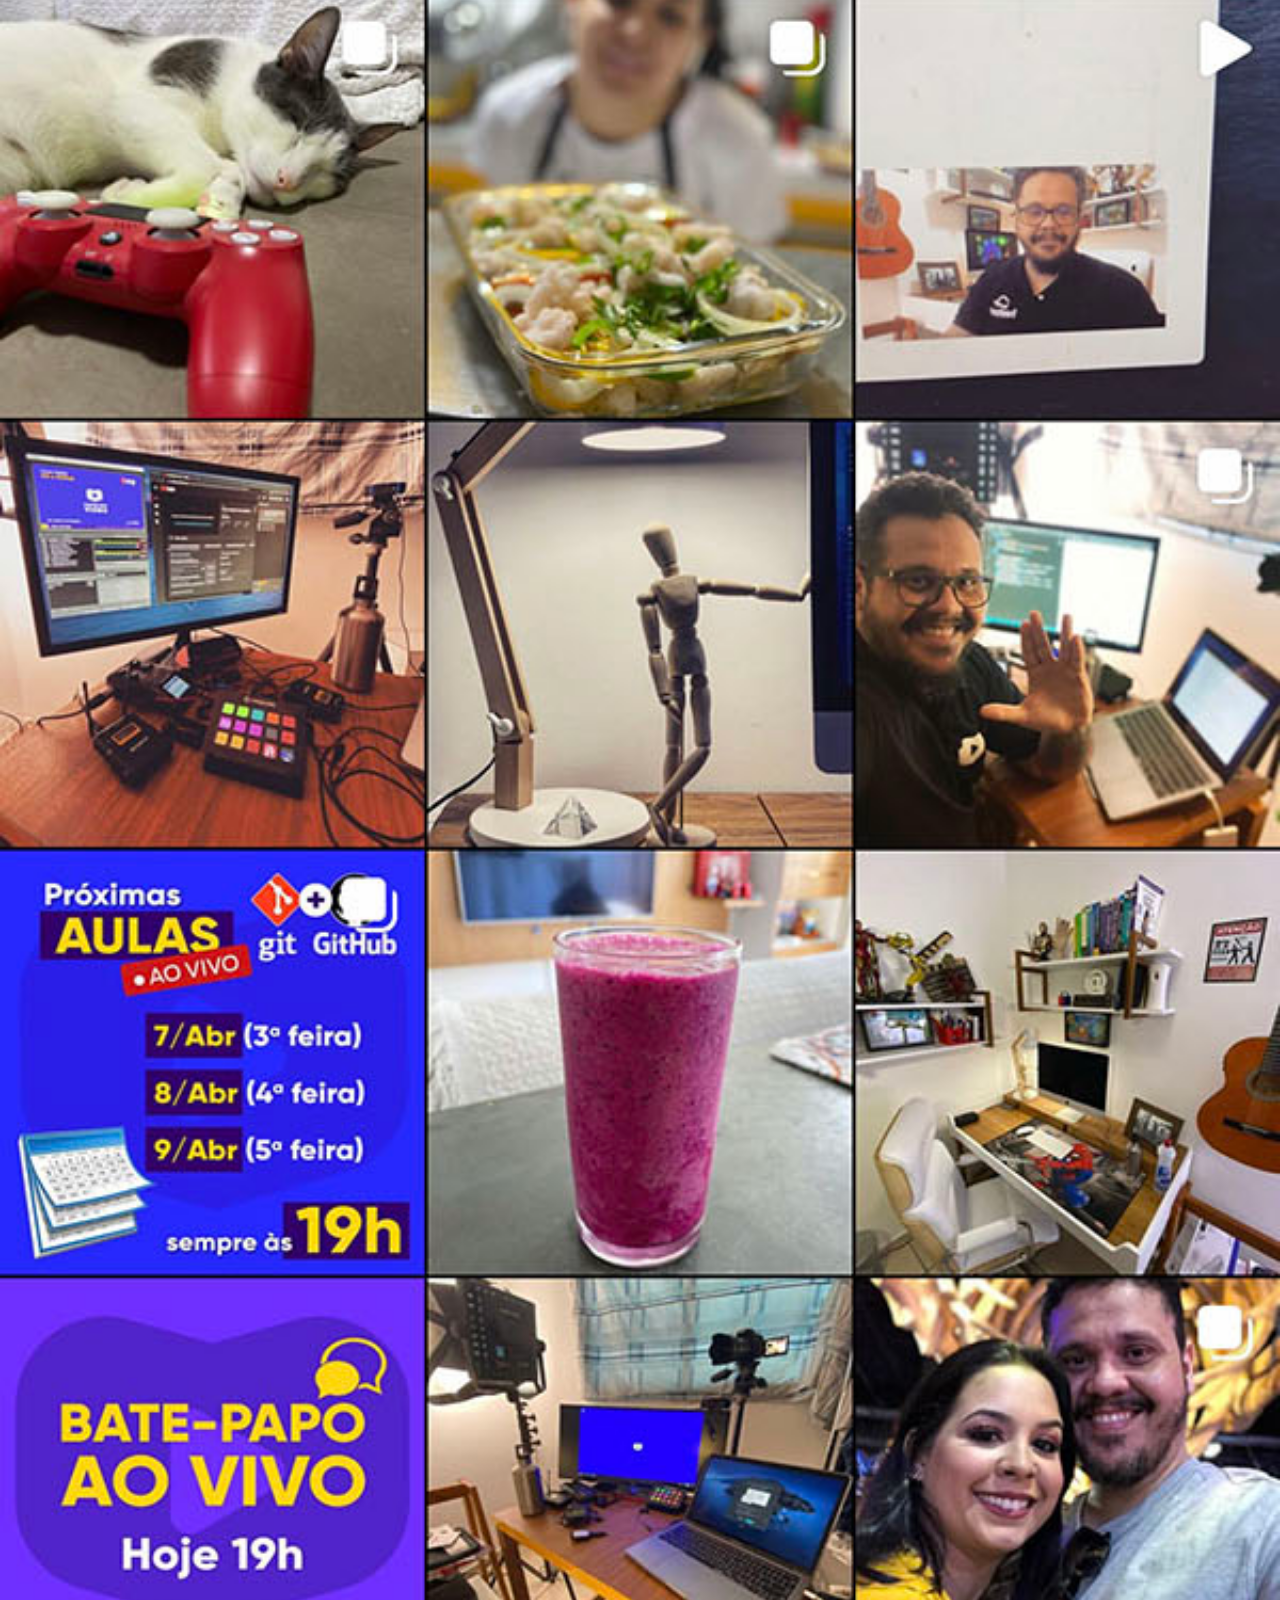
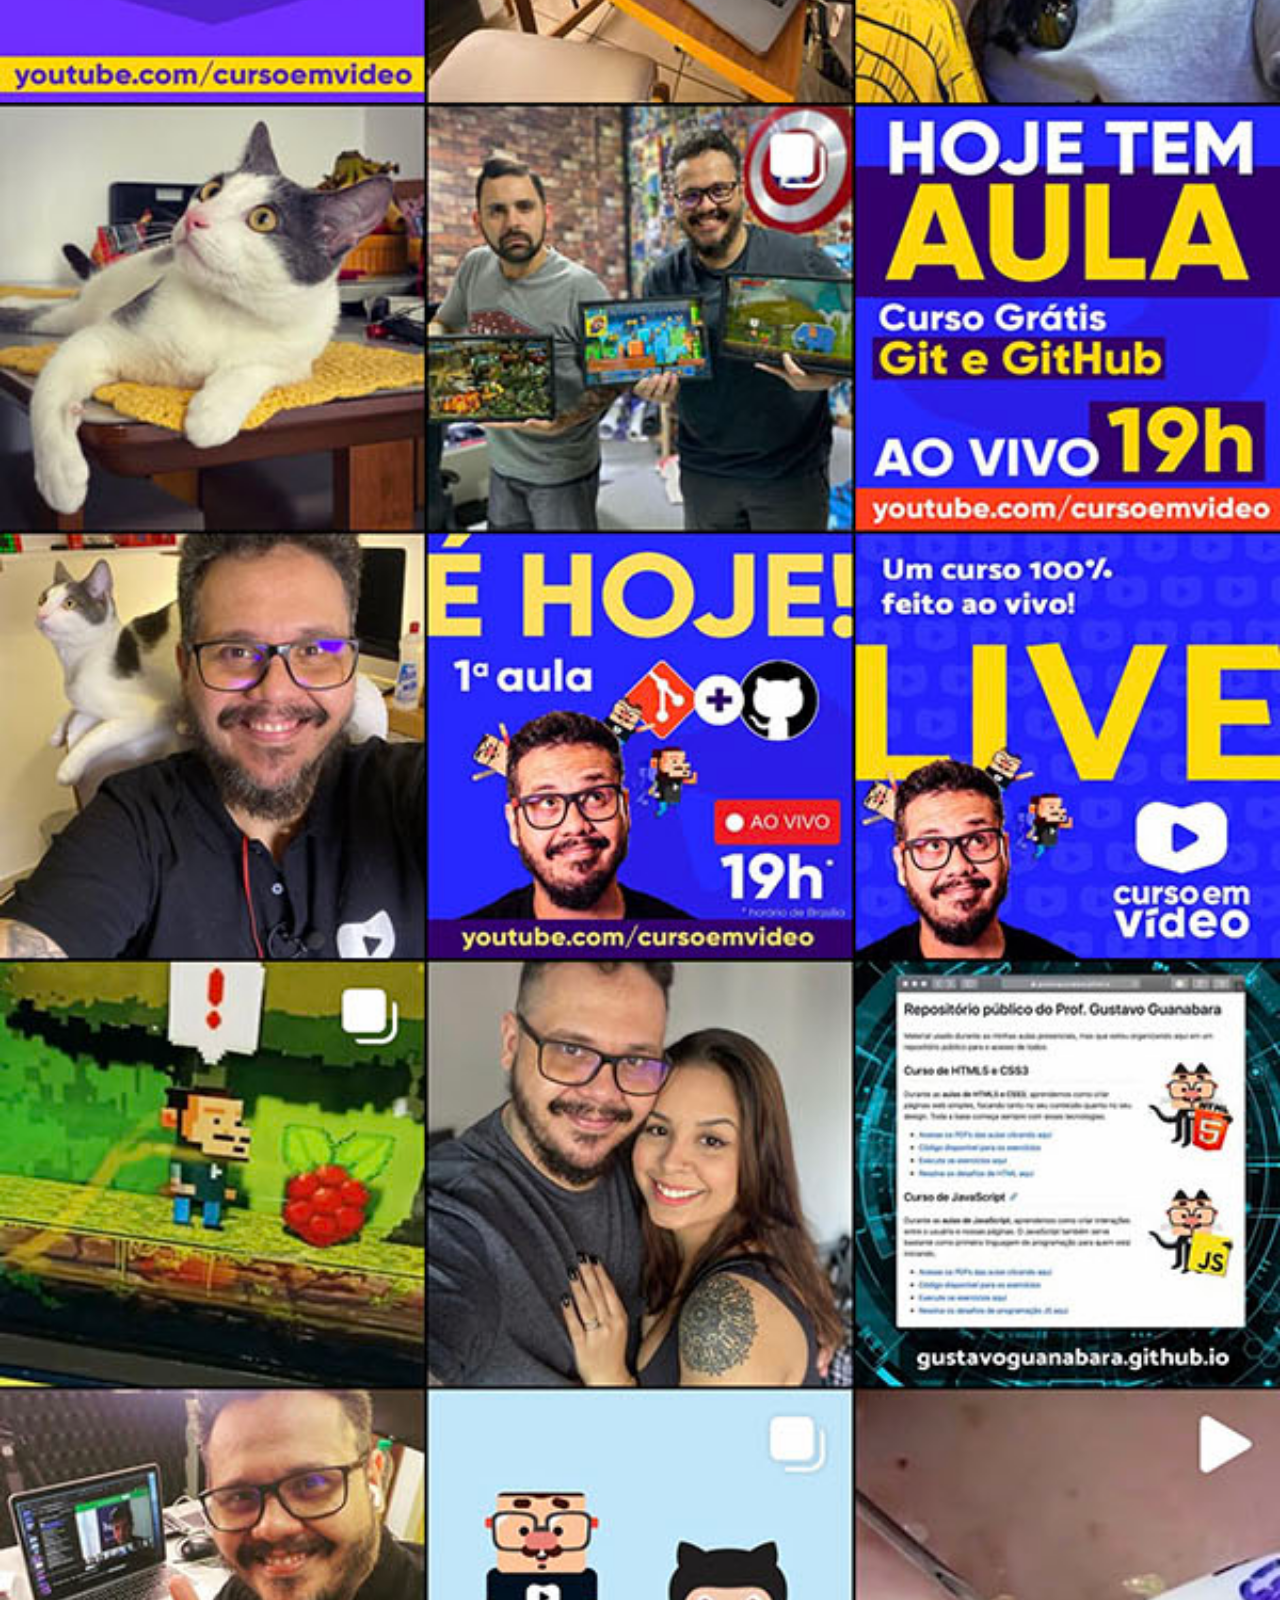
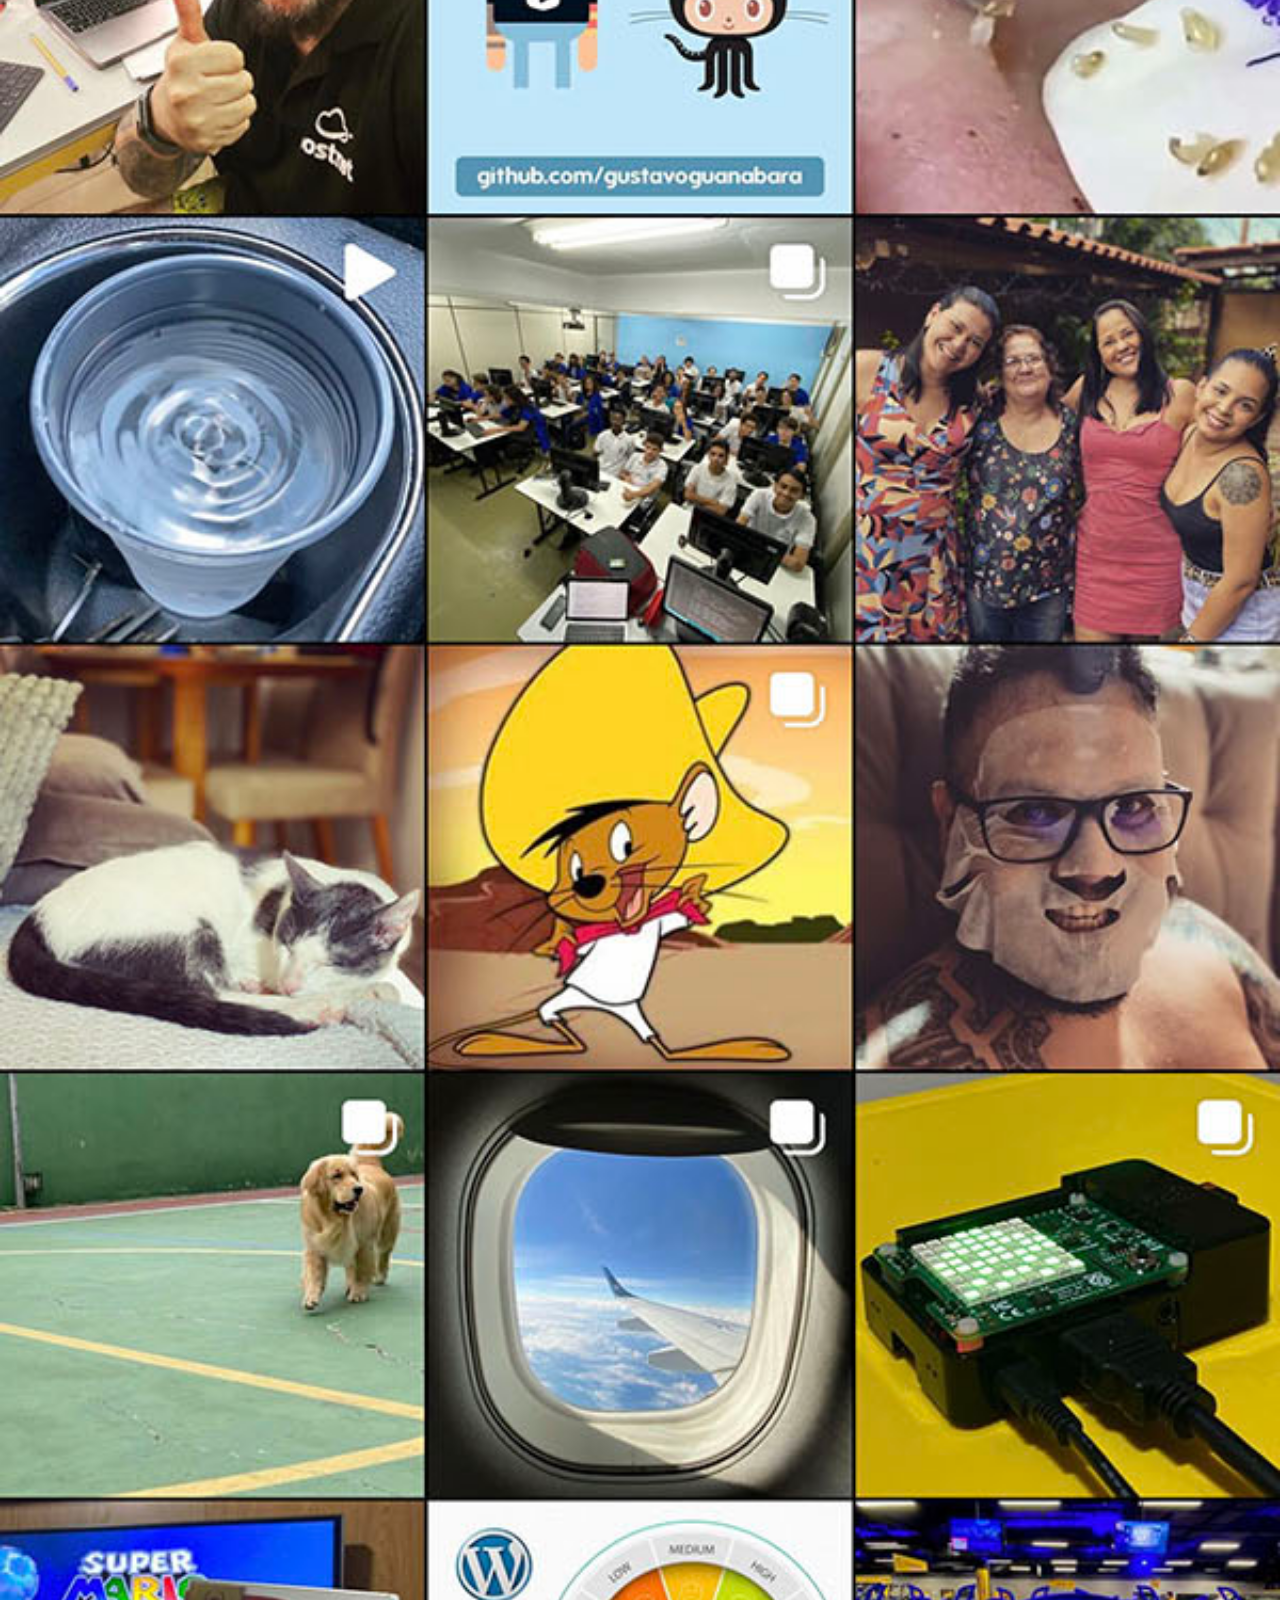
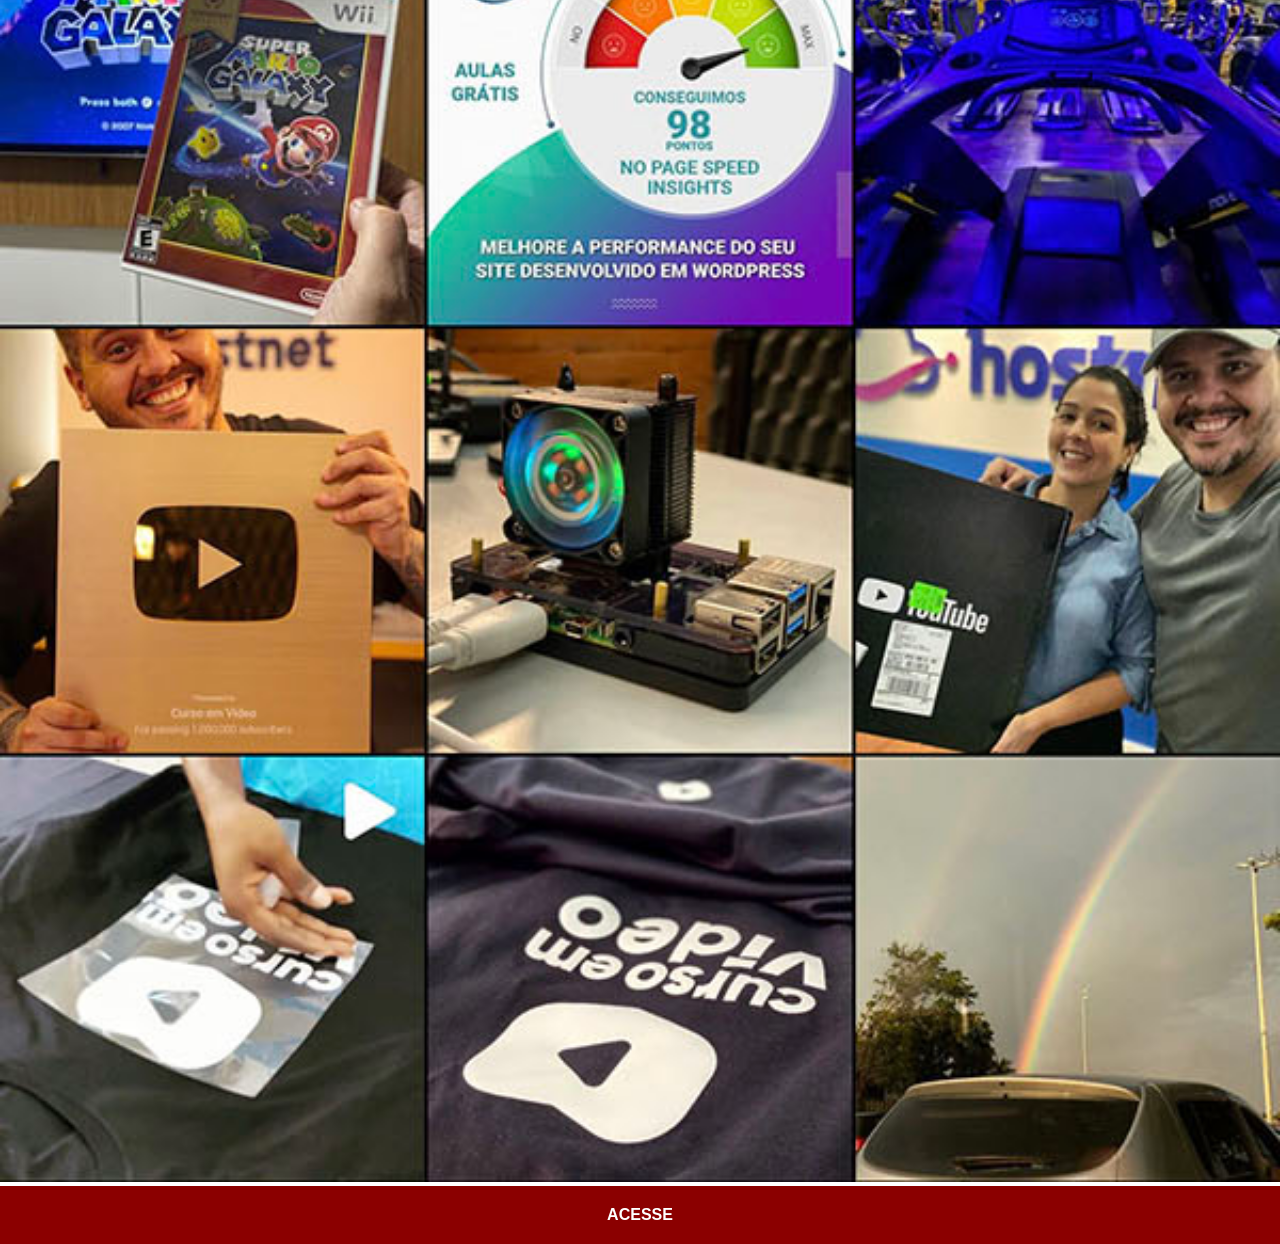
<file: instagram.html>
<!DOCTYPE html>
<html lang="pt-br">
<head>
    <meta charset="UTF-8">
    <meta name="viewport" content="width=device-width, initial-scale=1.0">
    <title>Instagram</title>
    <link rel="stylesheet" href="estilos/social.css">
</head>
<body>
    <img src="imagens/tela-instagram.jpg" alt="Instagram">
    <a href="https://www.instagram.com/gustavoguanabara/" target="_blank">ACESSE</a>
</body>
</html>
</file>
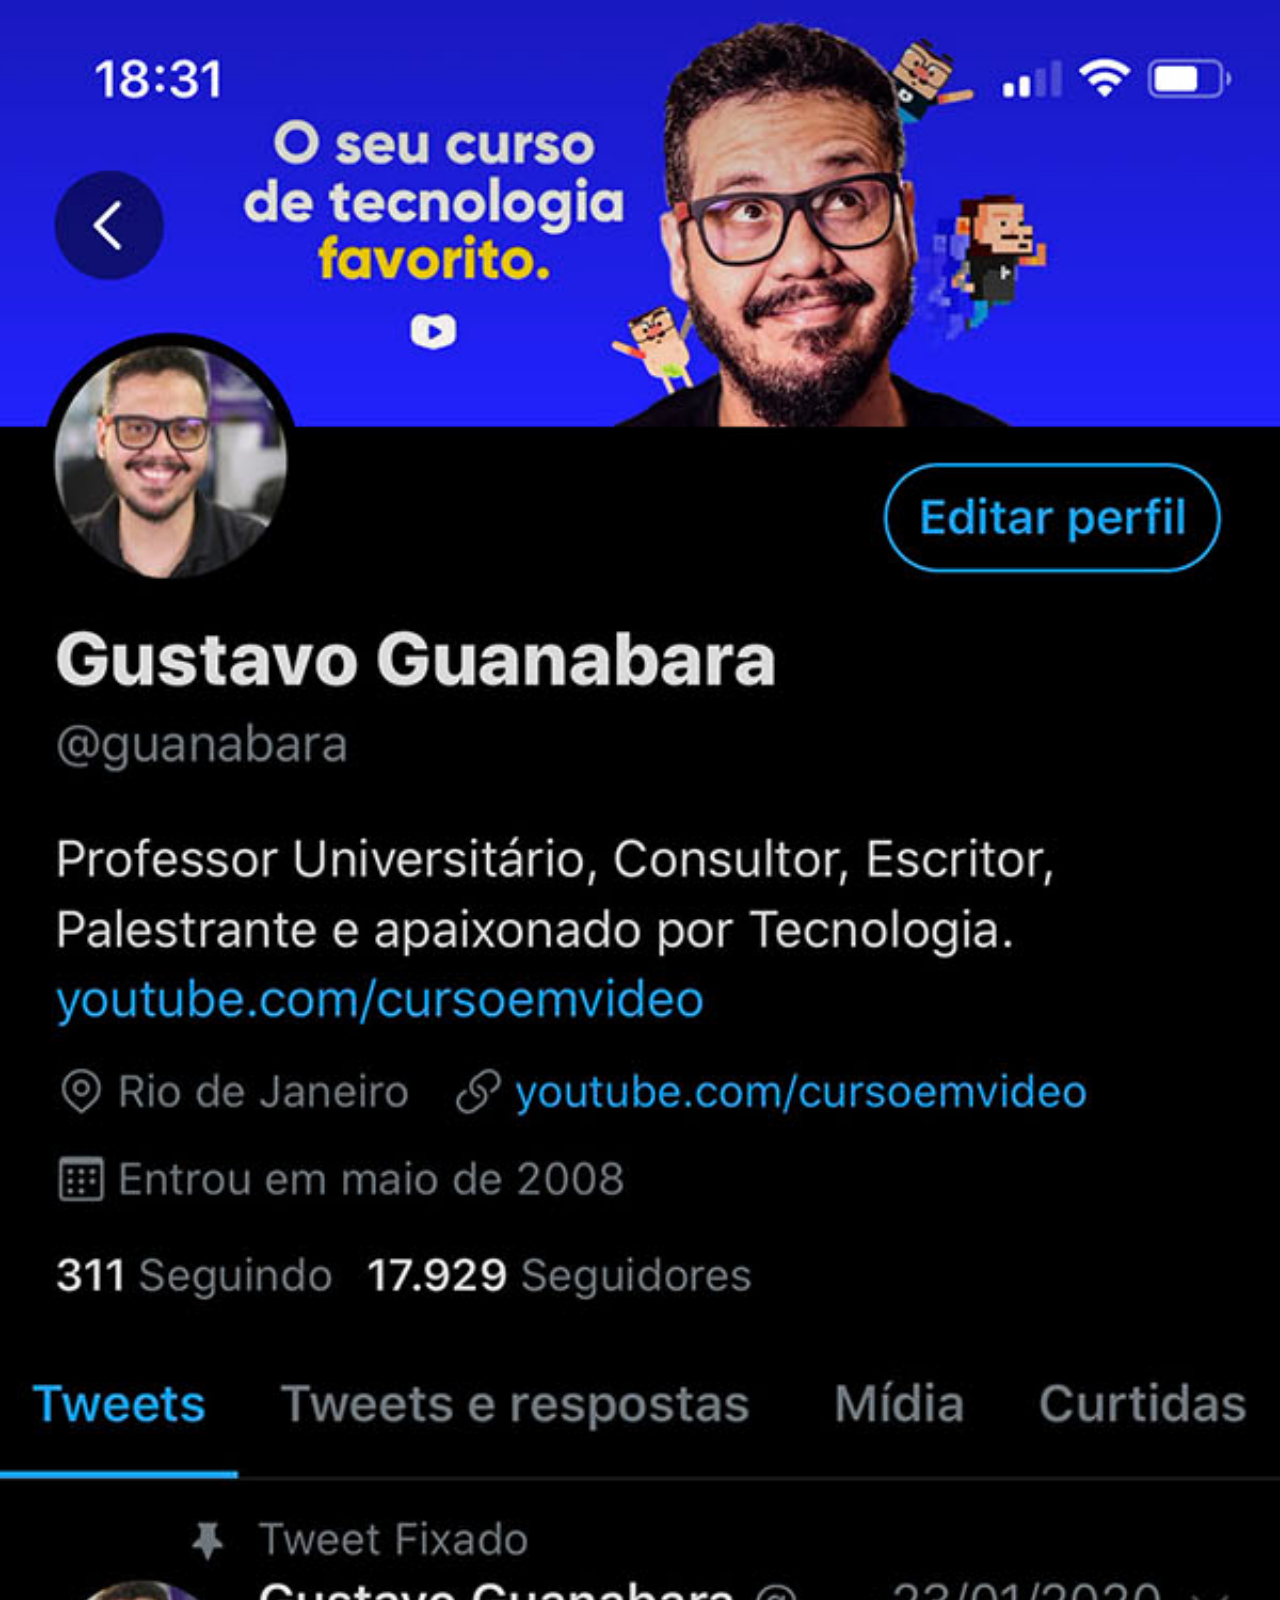
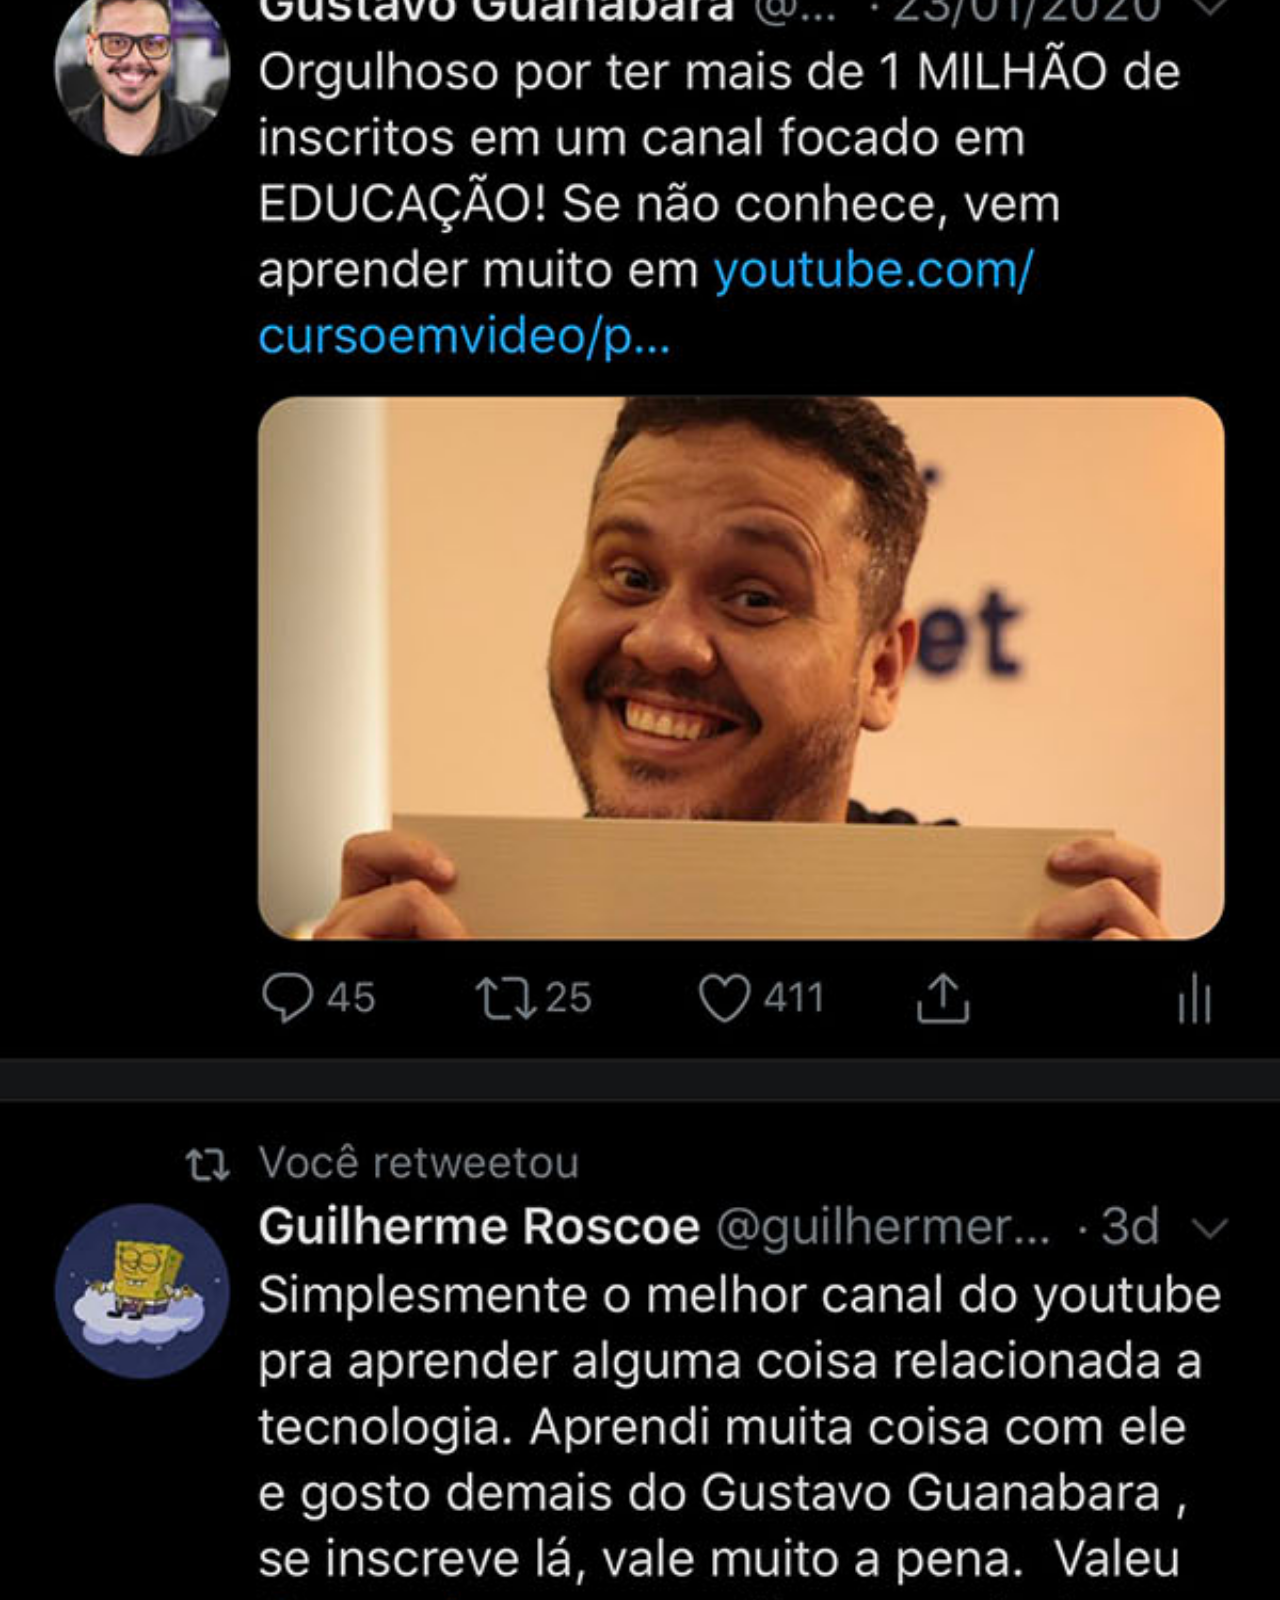
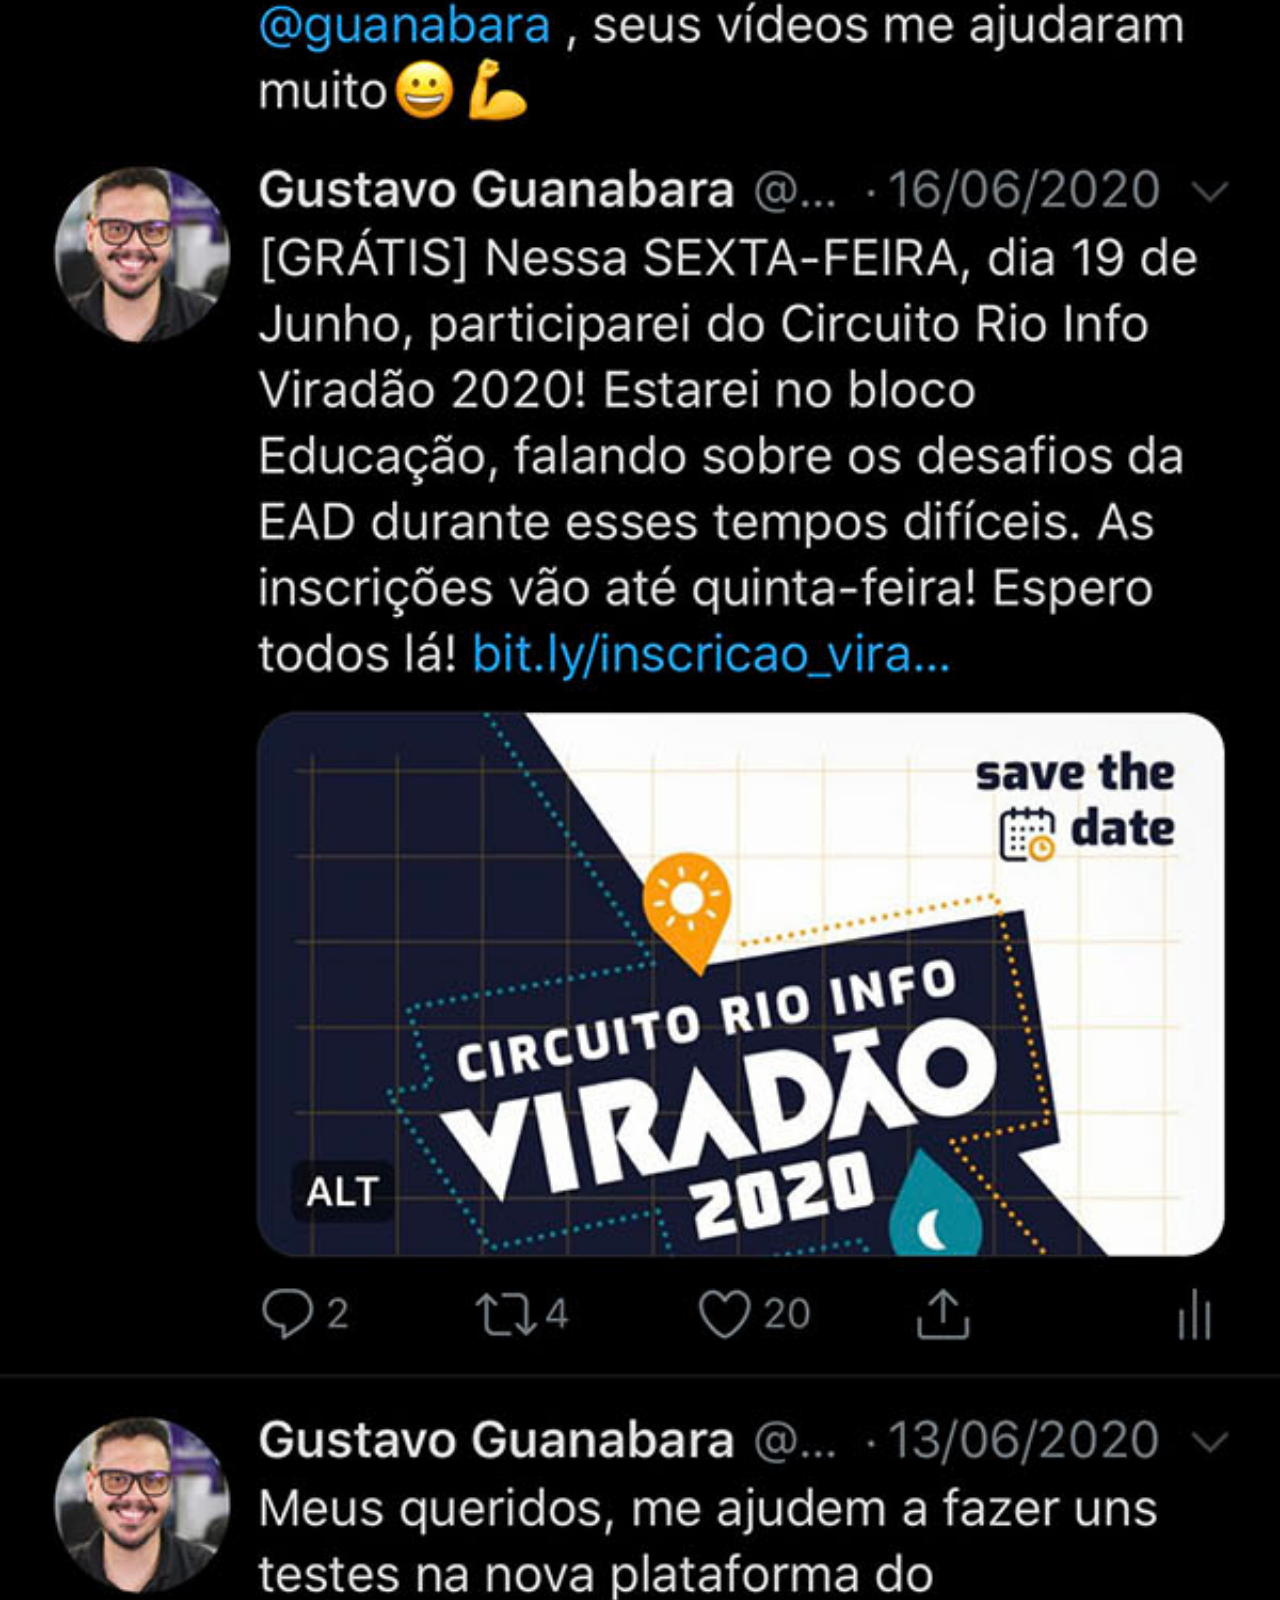
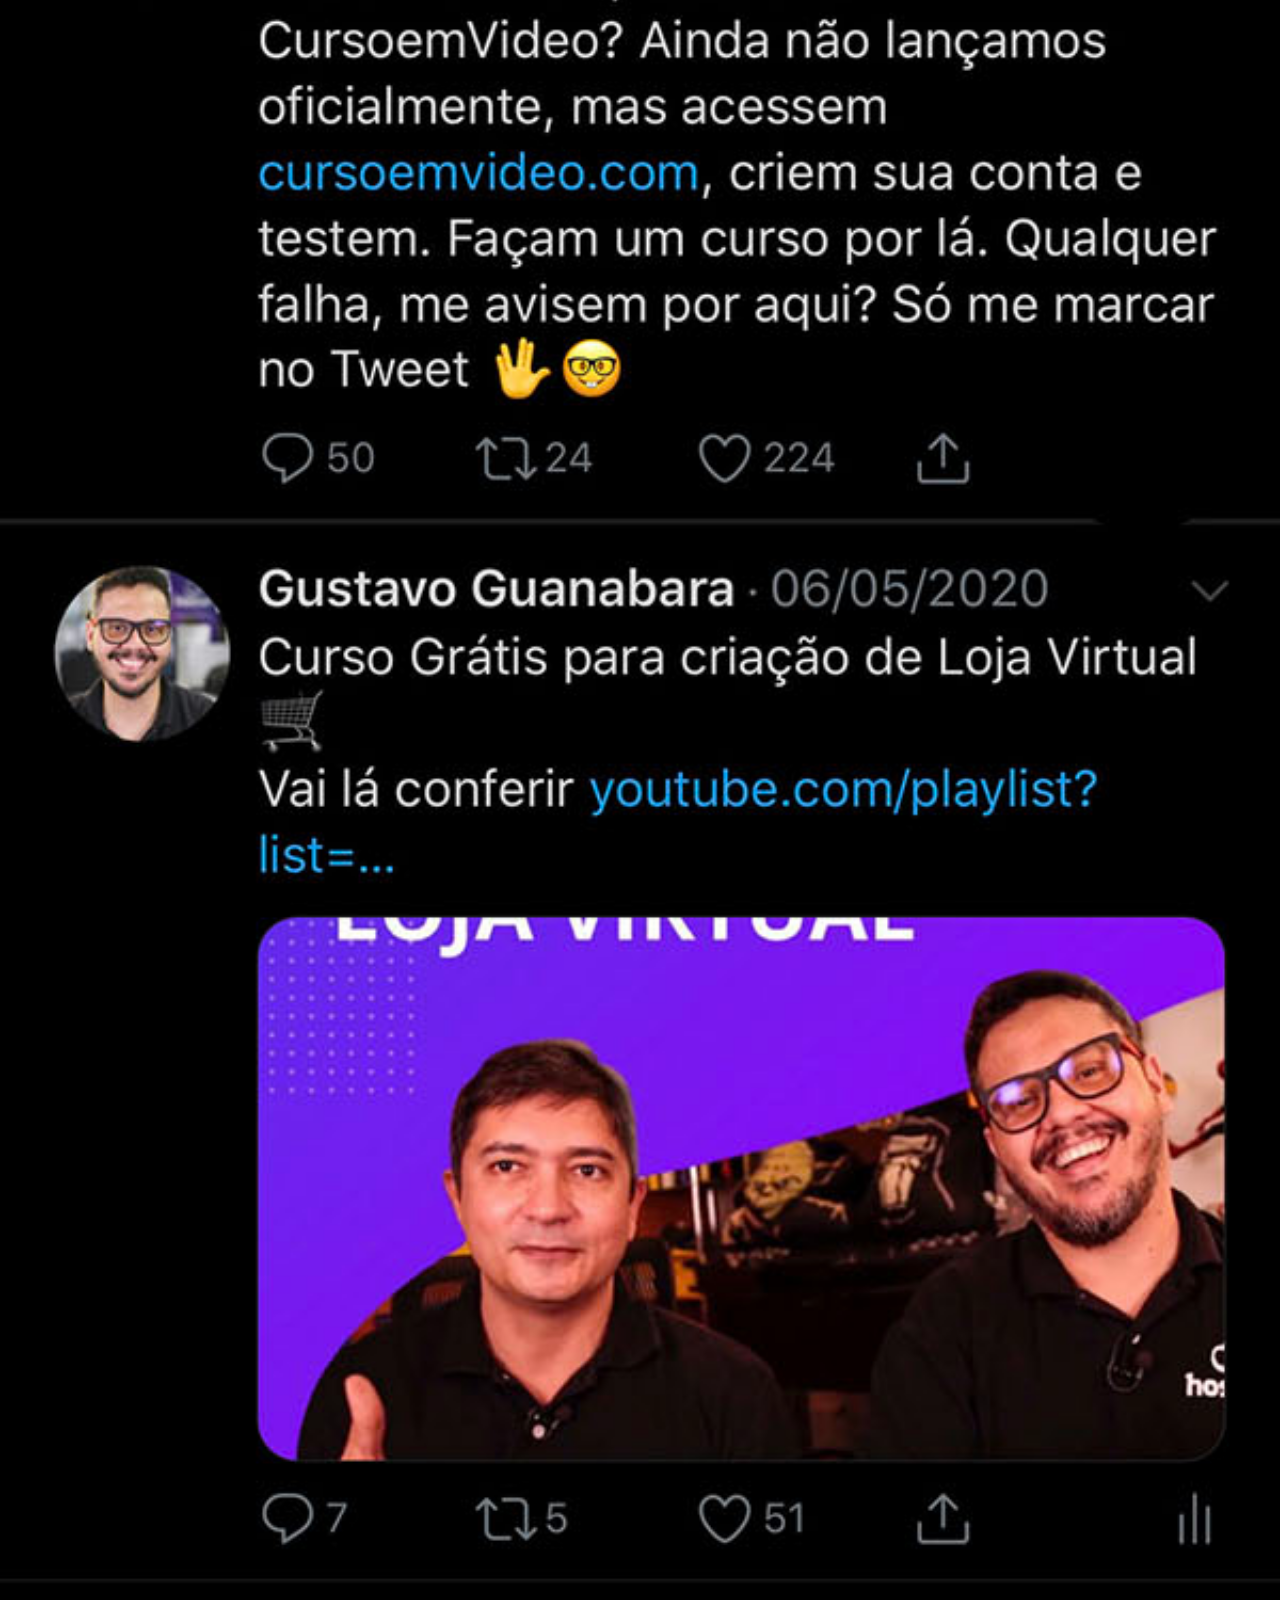
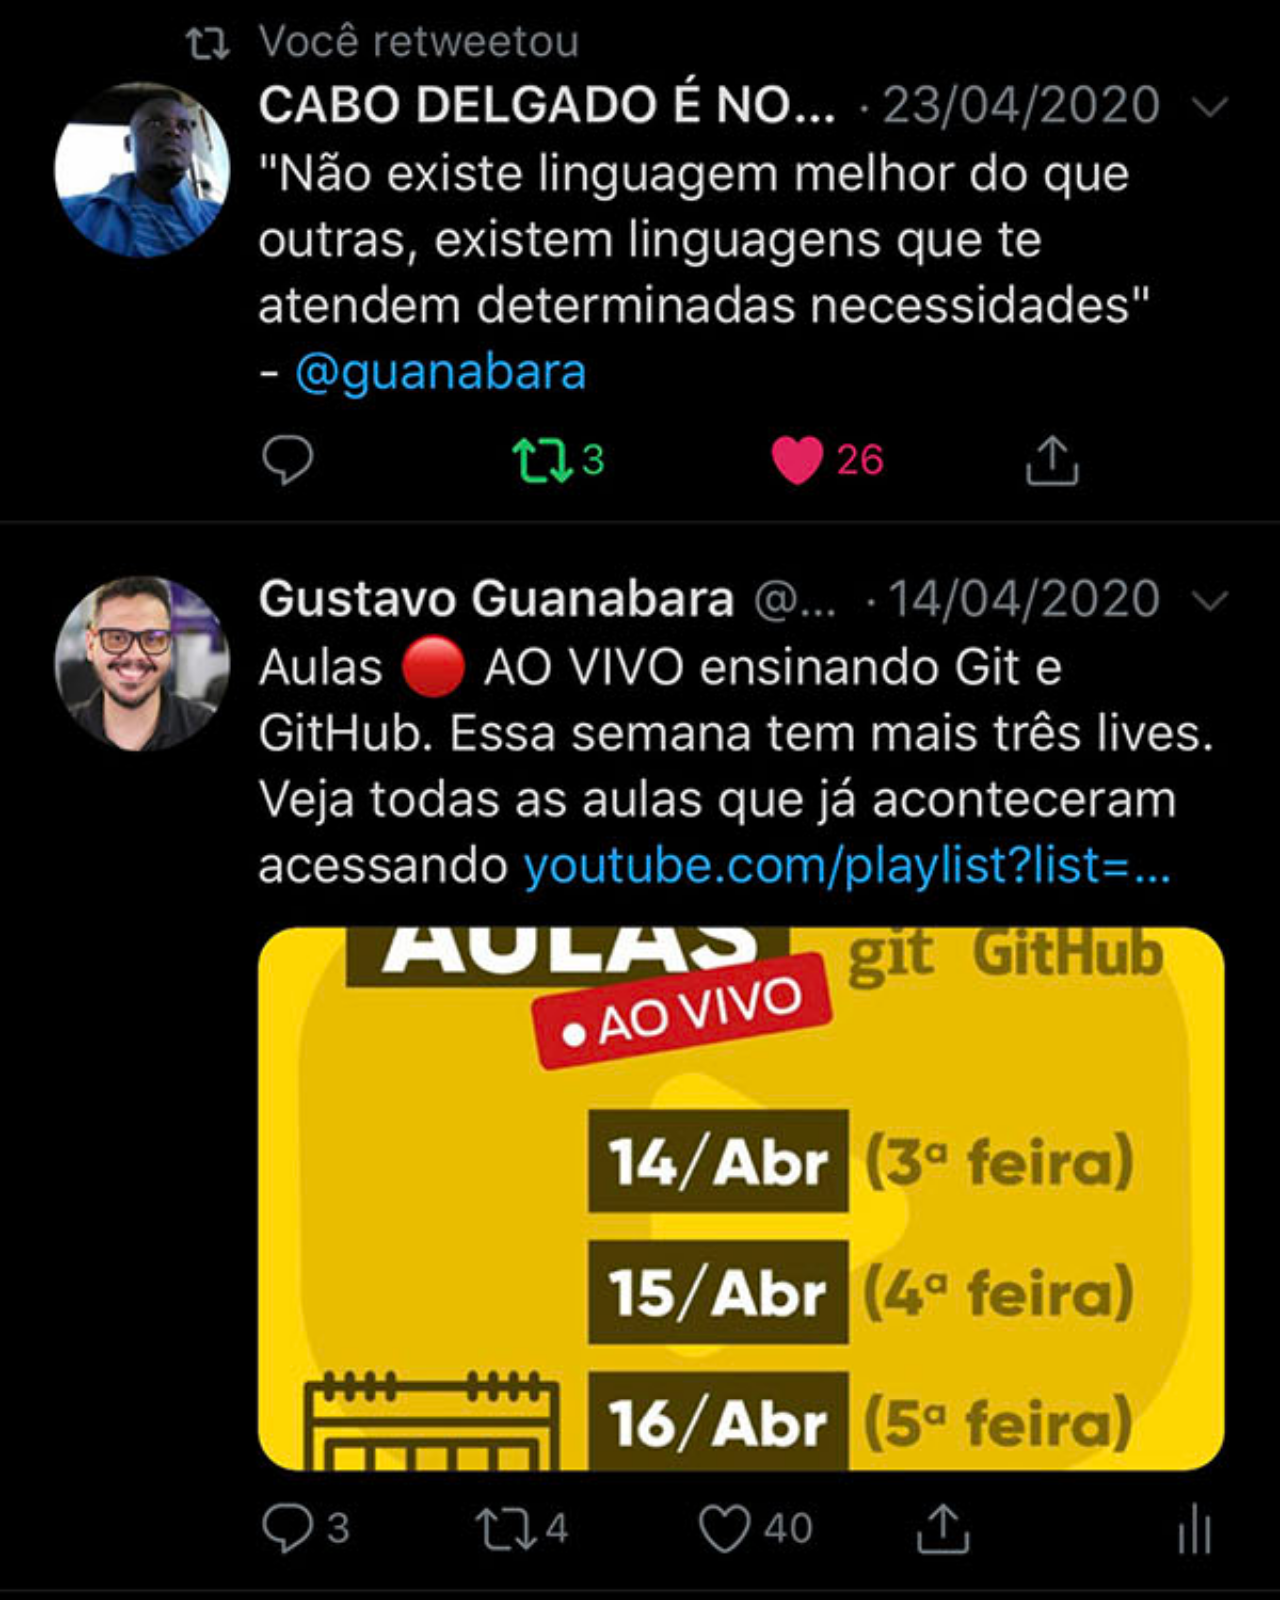
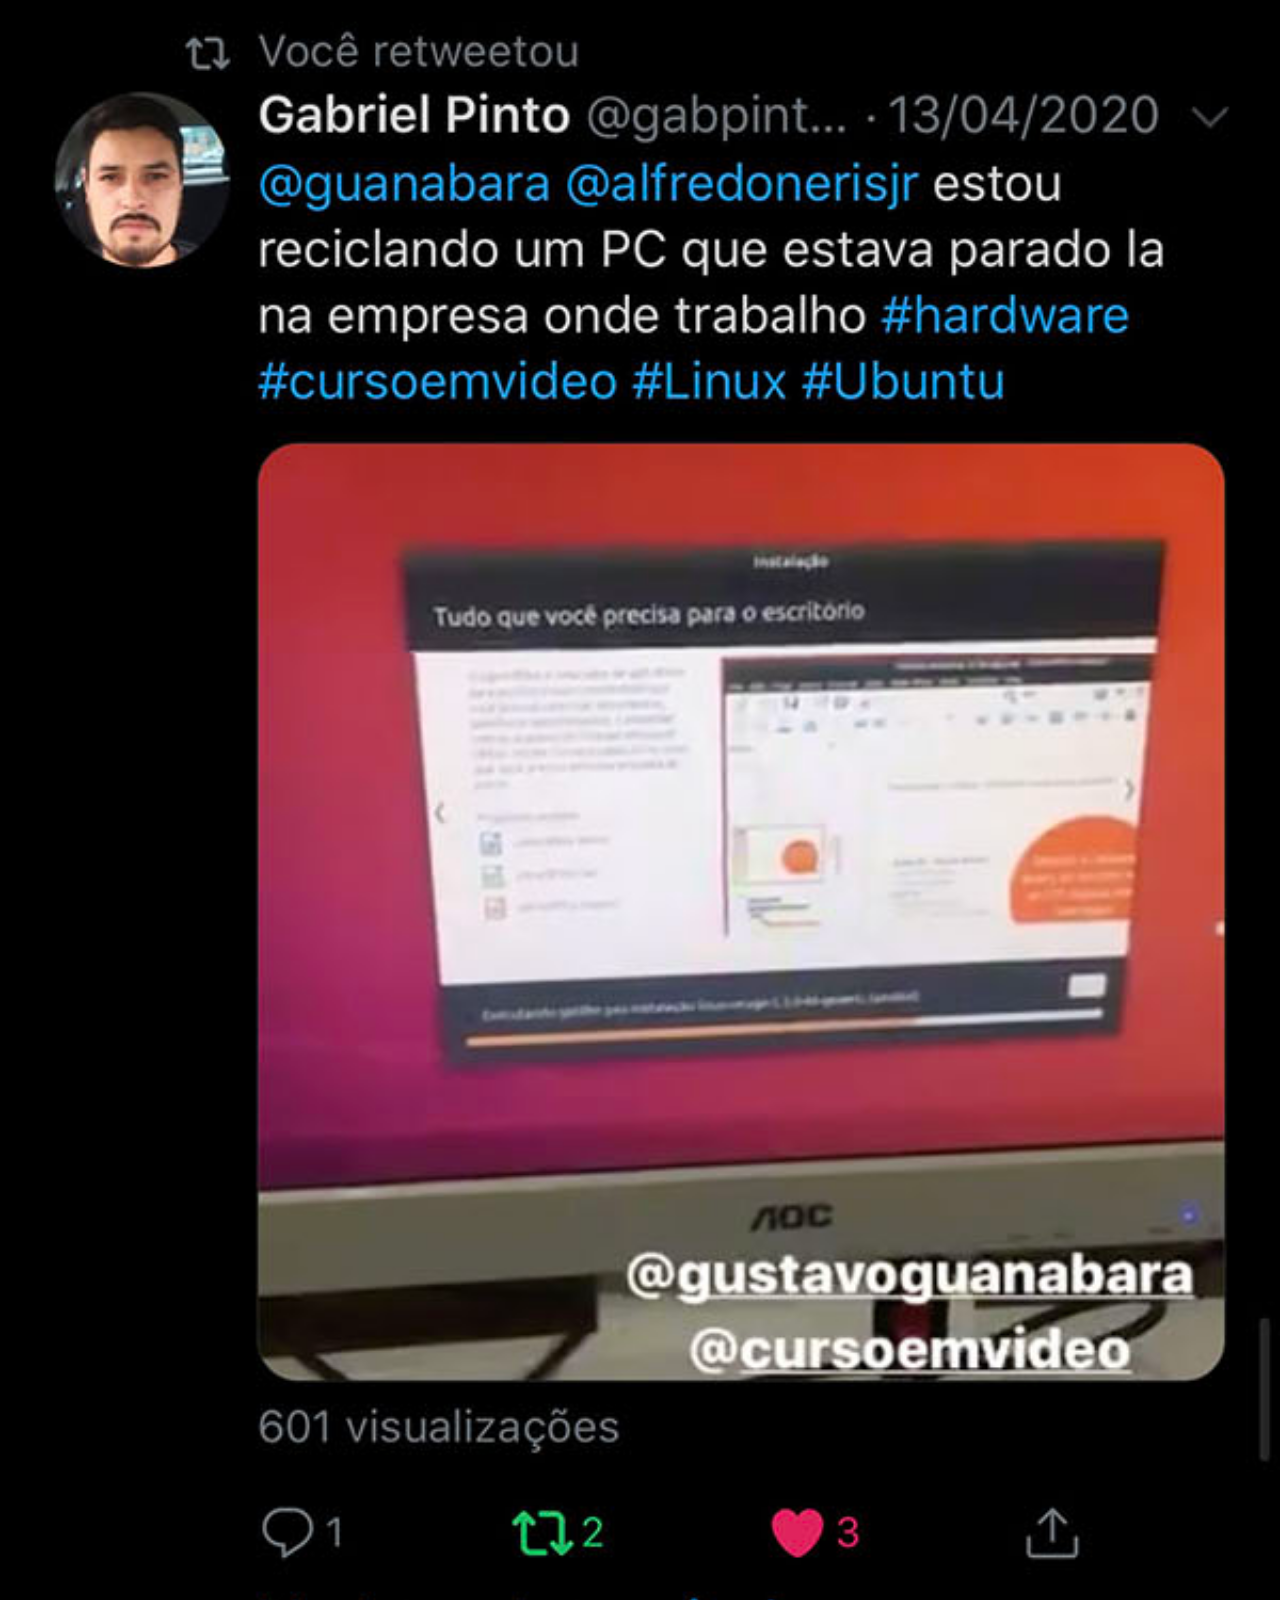
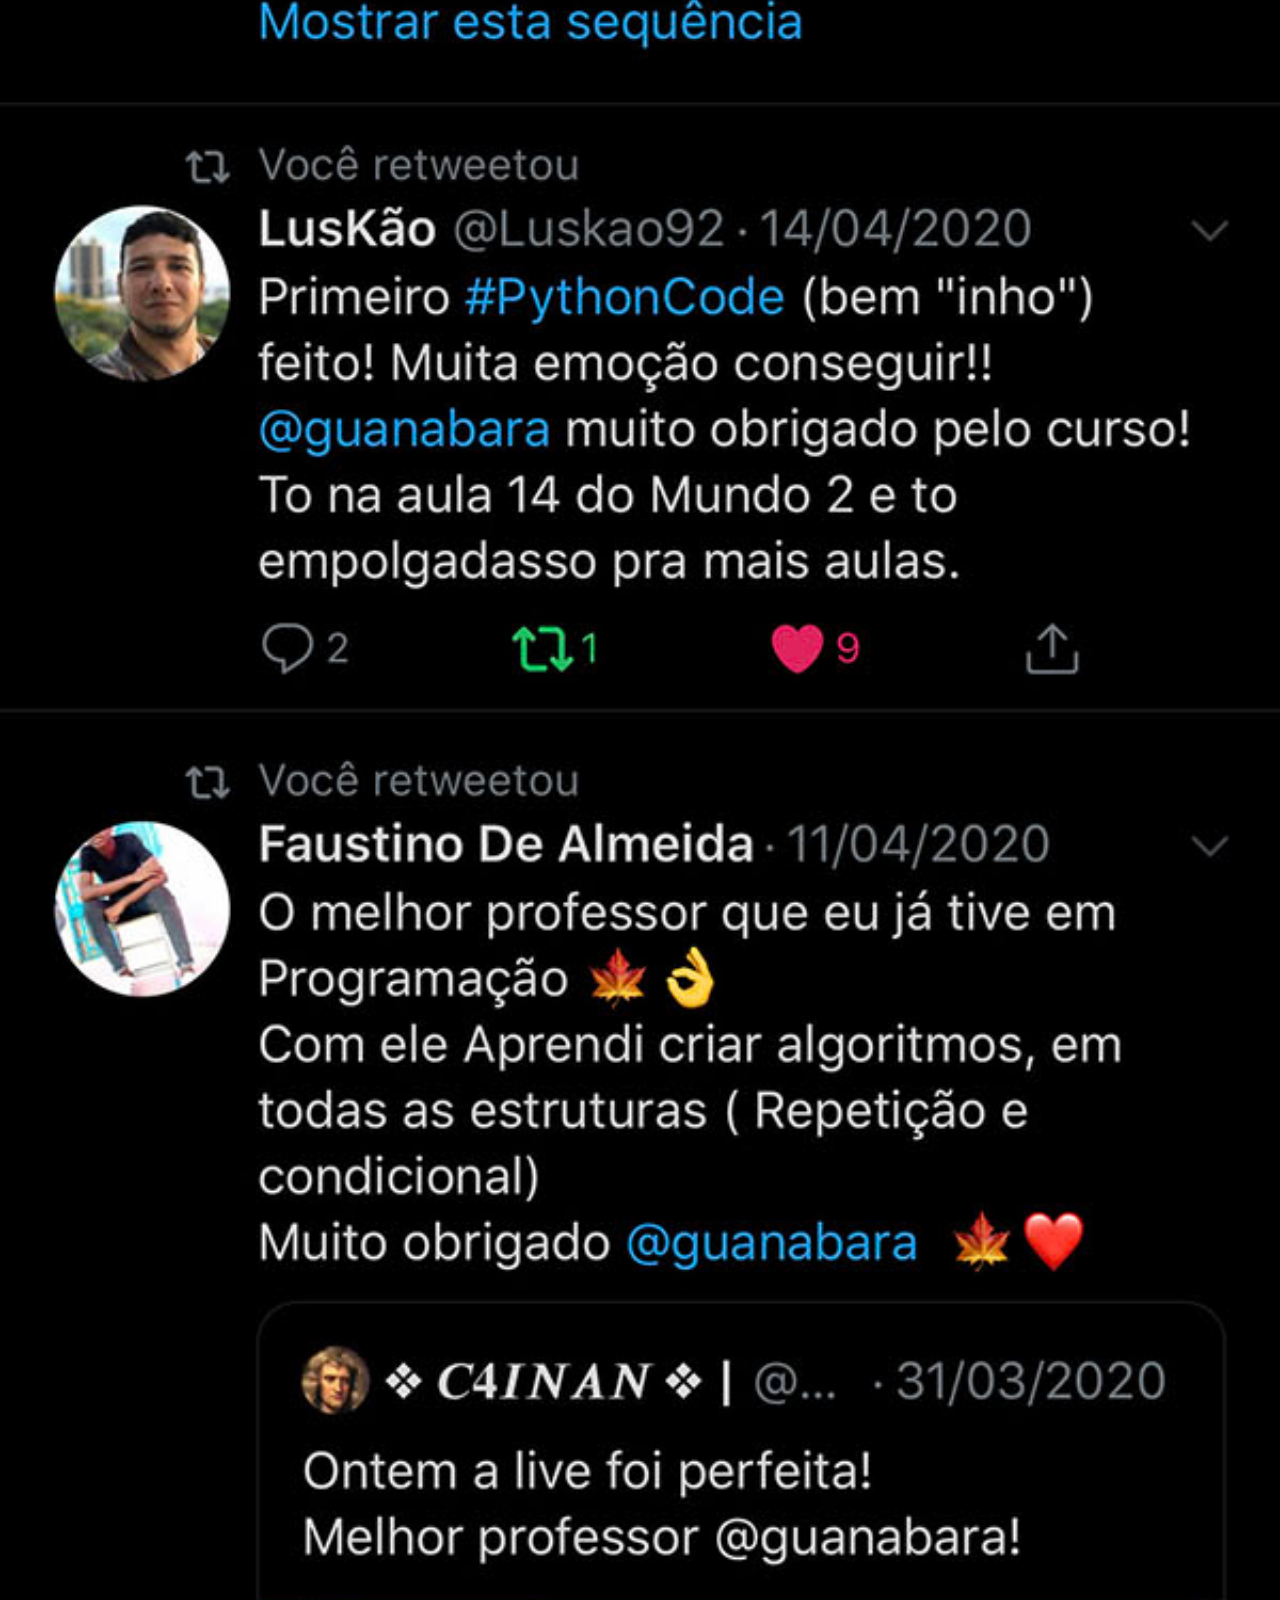
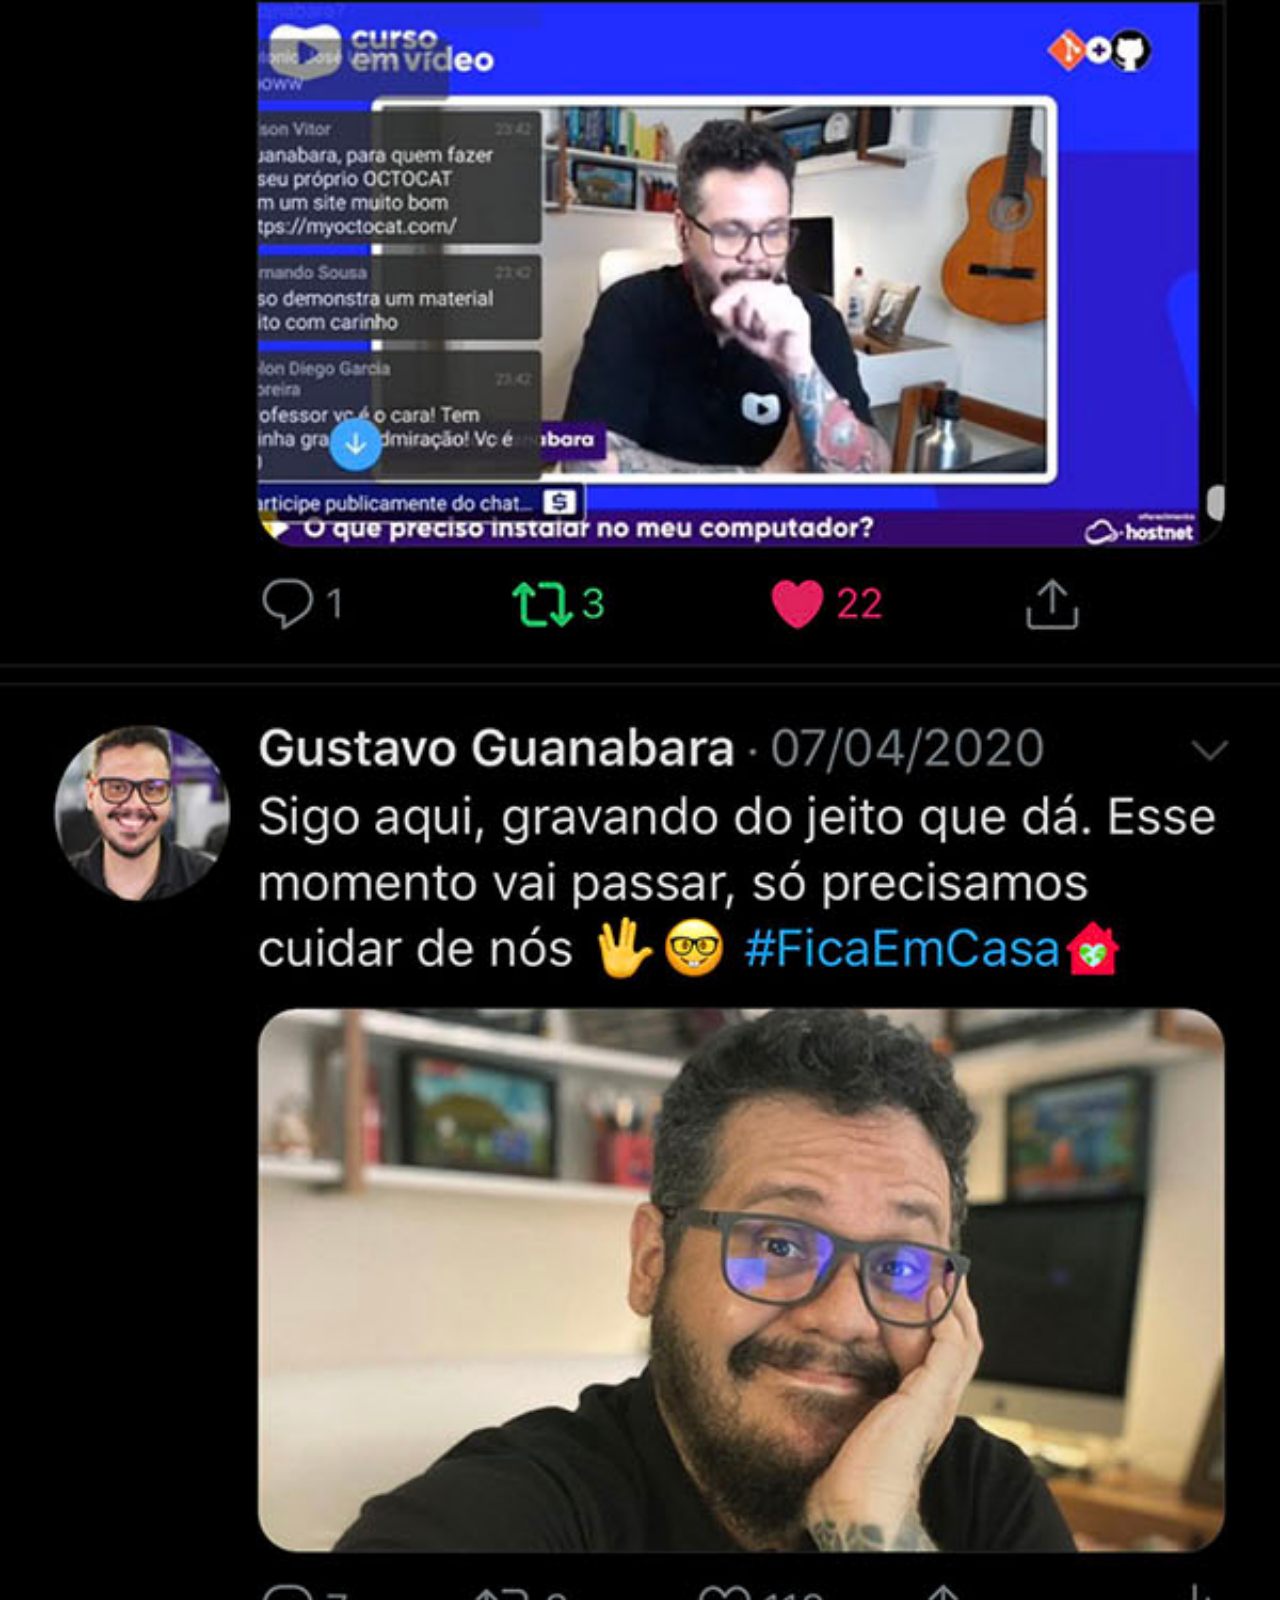
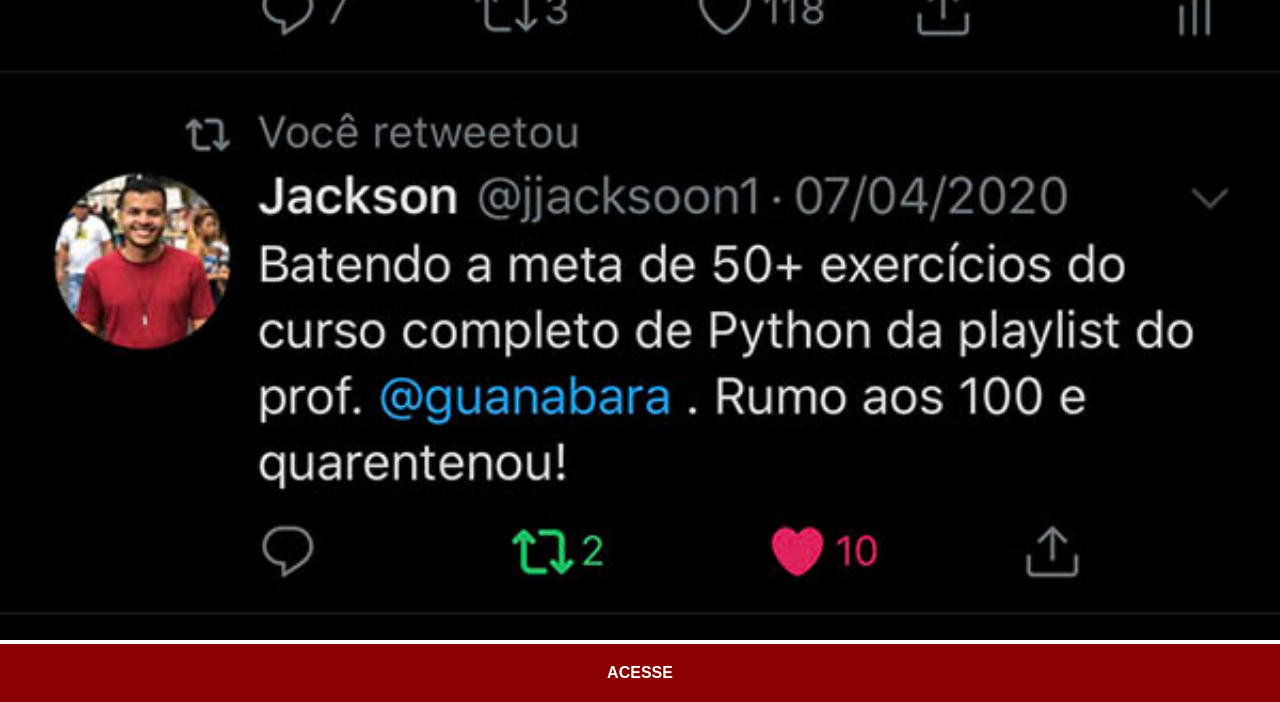
<file: X.html>
<!DOCTYPE html>
<html lang="pt-br">
<head>
    <meta charset="UTF-8">
    <meta name="viewport" content="width=device-width, initial-scale=1.0">
    <title>X</title>
    <link rel="stylesheet" href="estilos/social.css">
</head>
<body>
    <img src="imagens/tela-twitter.jpg" alt="X">
    <a href="https://x.com/guanabara" target="_blank">ACESSE</a>
</body>
</html>
</file>
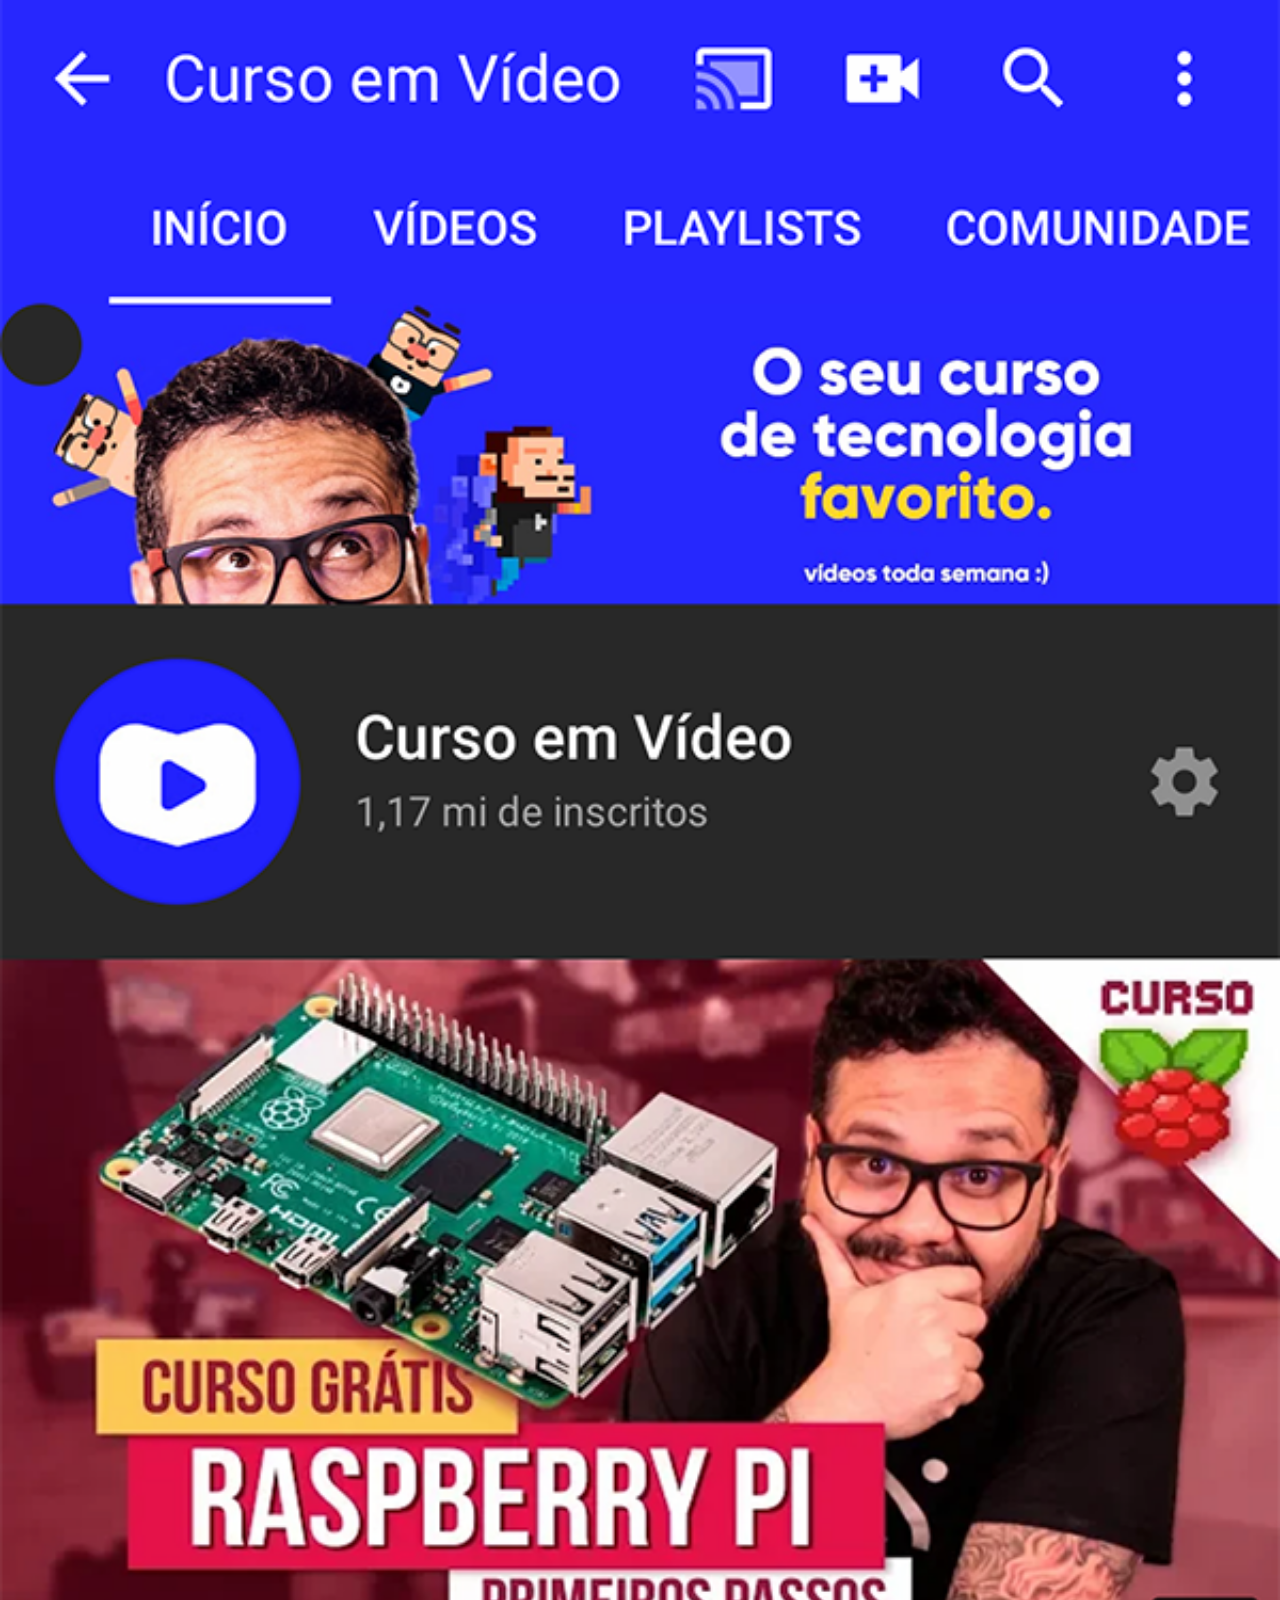
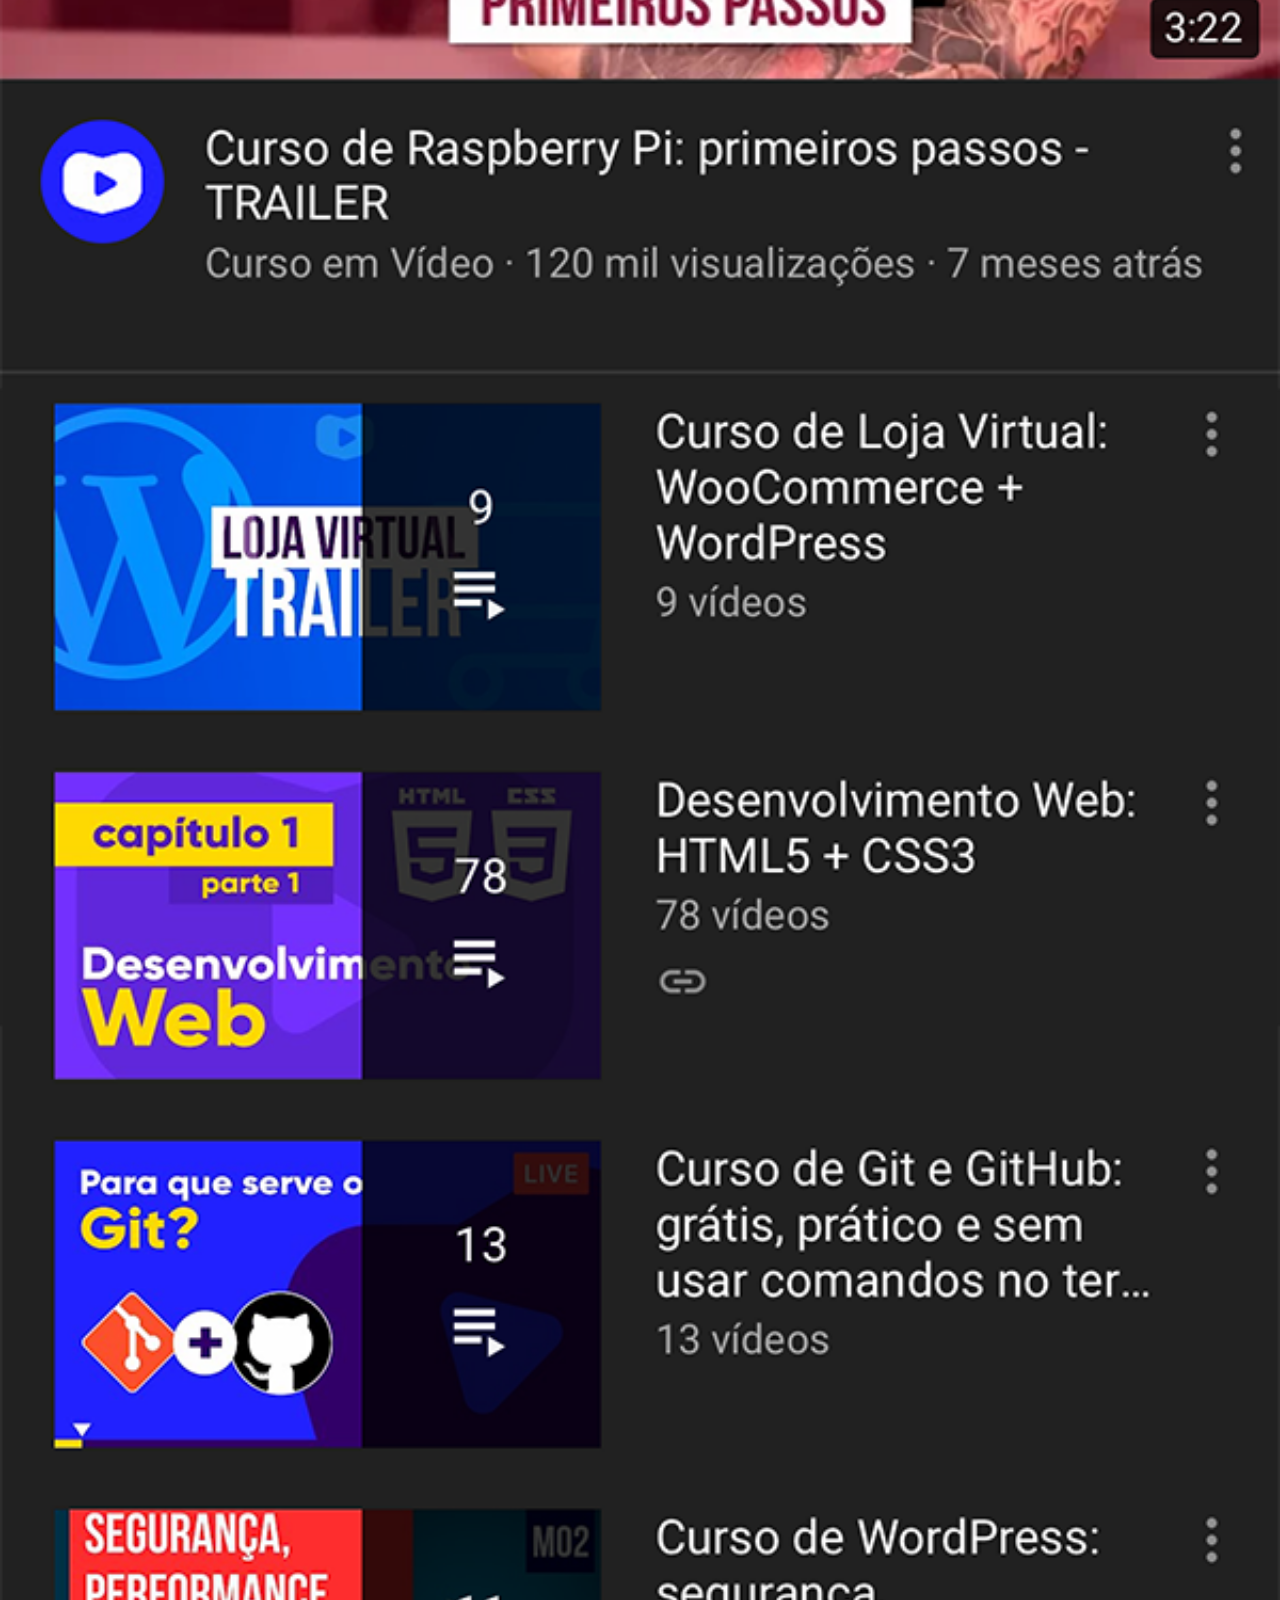
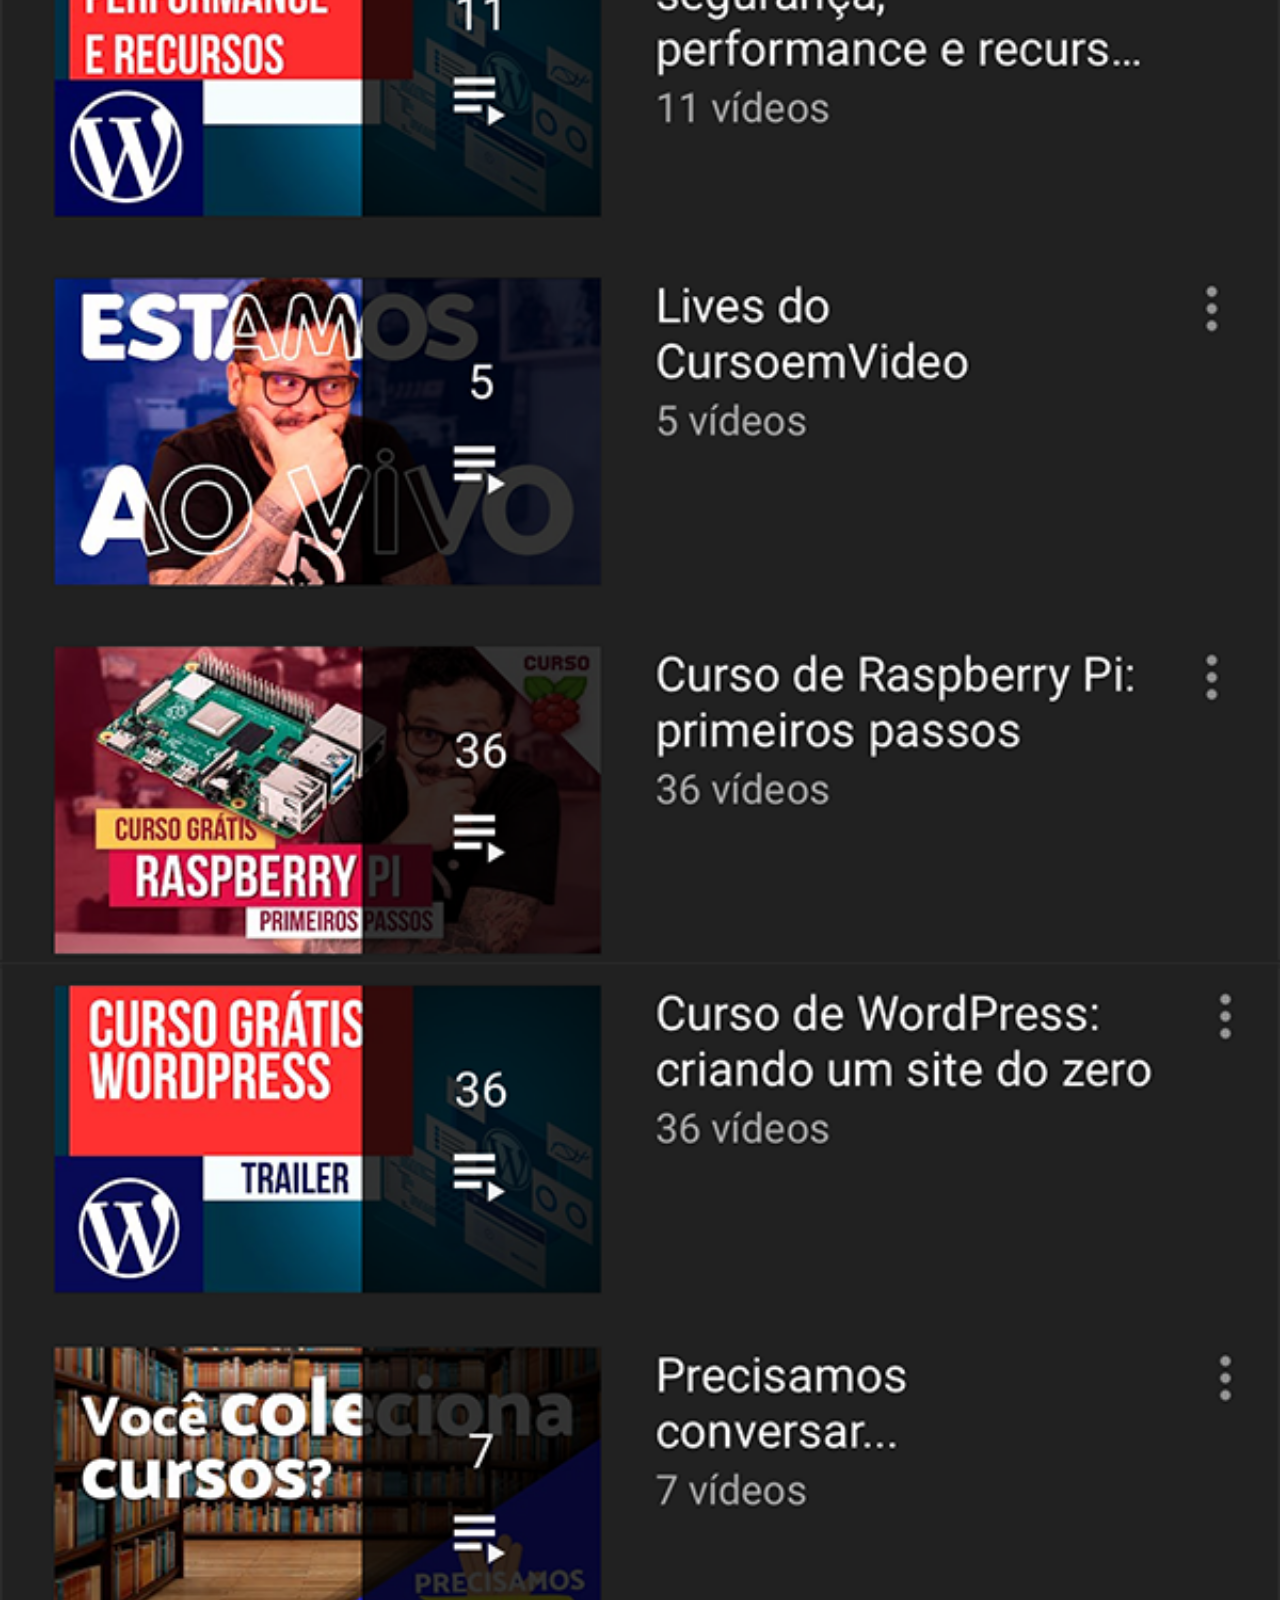
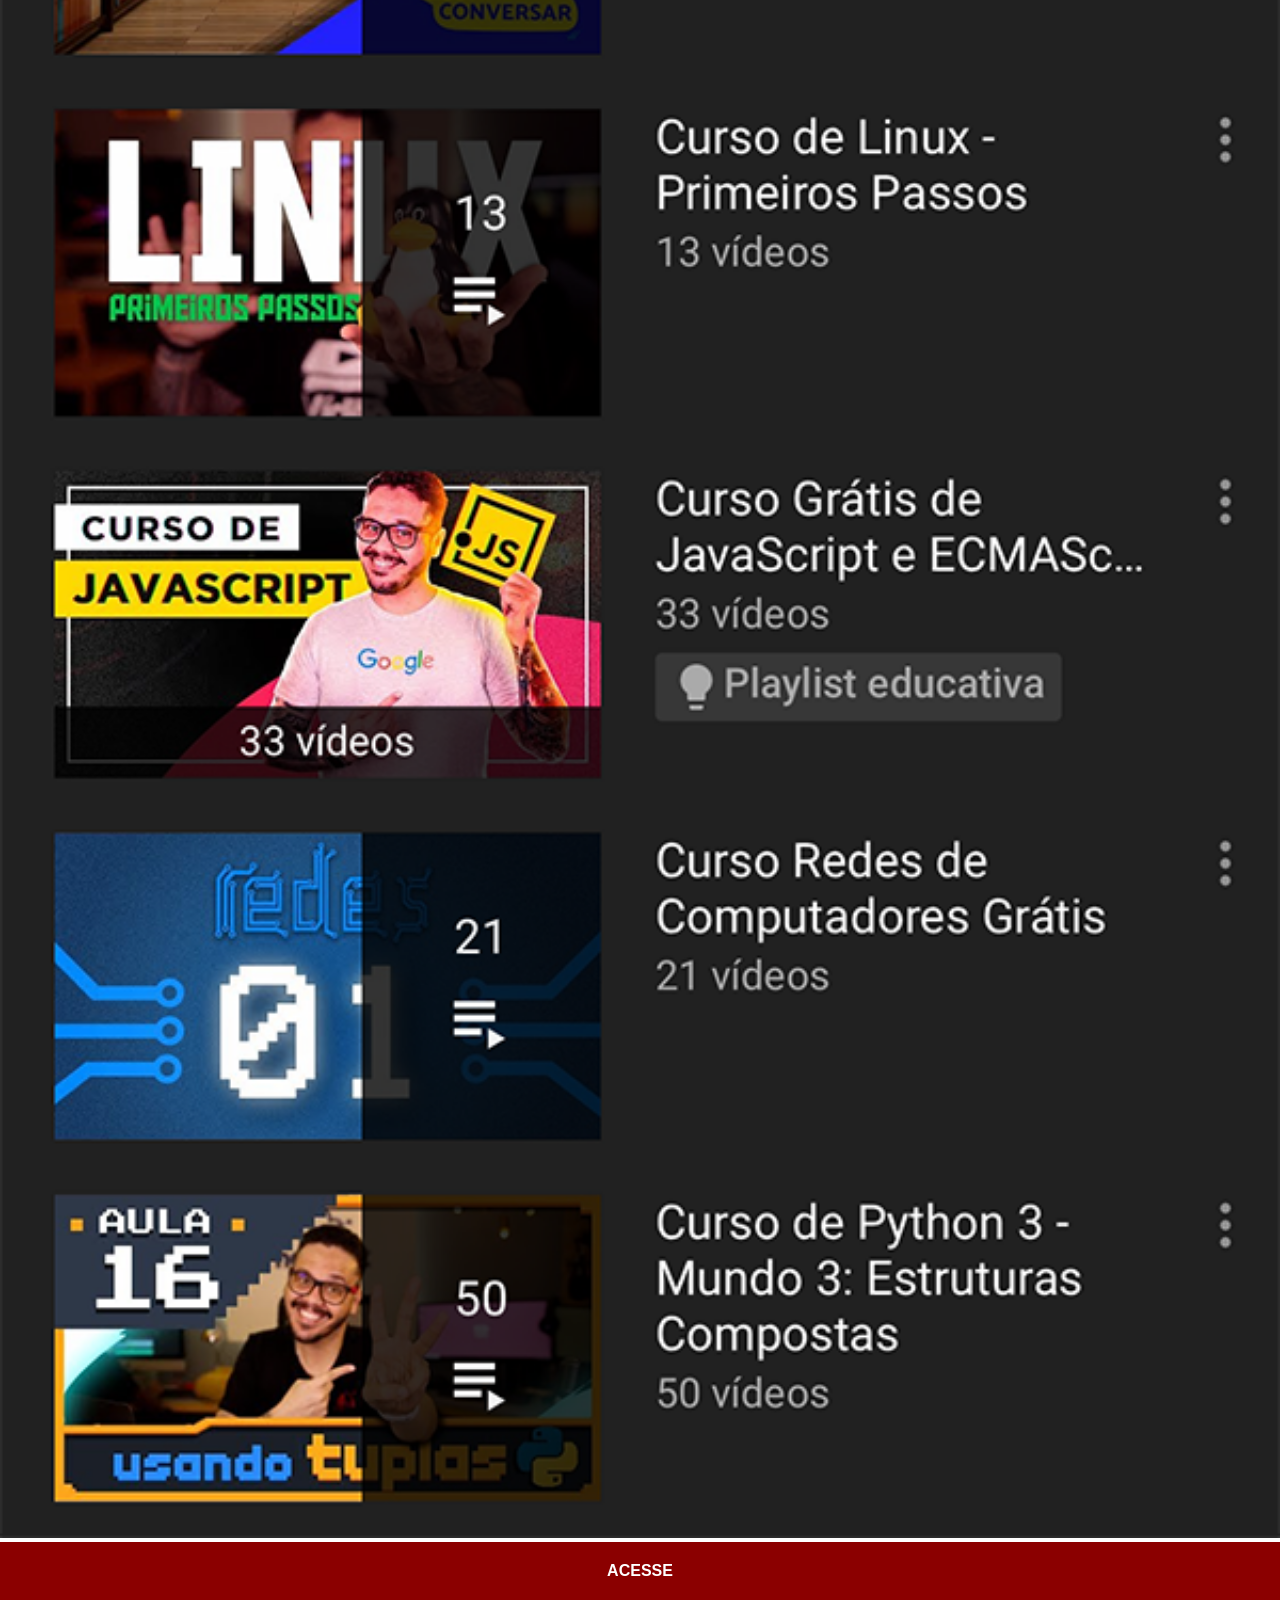
<file: yotube.html>
<!DOCTYPE html>
<html lang="pt-br">
<head>
    <meta charset="UTF-8">
    <meta name="viewport" content="width=device-width, initial-scale=1.0">
    <title>Youtube</title>
    <link rel="stylesheet" href="estilos/social.css">
</head>
<body>
    <img src="imagens/tela-youtube.png" alt="Youtube">
    <a href="https://www.youtube.com/@cursoemvideo/playlists" target="_blank">ACESSE</a>
</body>
</html>
</file>
<file: estilos/style.css>
@charset "UTF-8";

*{
    margin: 0;
    padding: 0;
    font-family: Arial, Helvetica, sans-serif;
}

html, body{
    height: 100vh;
    width: 100vw;
    background-color: black;
}

body{
    background: url(../imagens/fundo-madeira.jpg) no-repeat top center;
    background-size: cover;
    background-attachment: fixed;
}

main{
    height: 100vh;
    position: relative;
}

section#telefone{
    position: absolute;
    top: 50%;
    left: 50%;
    transform: translate(-50%, -50%);

    height: 627px;
    width: 311px;
    background: url('../imagens/frame-iphone.png') no-repeat;
}

iframe#tela{
    position: relative;
    top: 80px;
    left: 22px;
    width: 267px;
    height: 471px;
}

section#redes-sociais {
    text-align: right;
}

section#redes-sociais img {
    width: 50px;
    margin: 10px;
    border-radius: 50%;
    box-shadow: 2px 2px 5px rgba(0, 0, 0, 0.386);
}

section#redes-sociais img:hover {
    border: 2px solid rgba(255, 255, 255, 0.59);
    transform: translate(-3px, -3px);
    box-shadow: 5px 5px 10px rgba(0, 0, 0, 0.605);
    transition: transform .2s, border 1s;
}
</file>
<file: estilos/social.css>
@charset "UTF-8";

        *{
            margin: 0;
            padding: 0;
            font-family: Arial, Helvetica, sans-serif;
        }

        ::-webkit-scrollbar{
            width: 0;
            height: 0;
        }

        img{
            width: 100vw;
        }
        
        a{
            display: block;
            background-color: darkred;
            color: white;
            padding: 20px;
            text-align: center;
            font-weight: bolder;
            text-decoration: none;
        }
        a:hover {
            background-color: red;
        }
</file>
